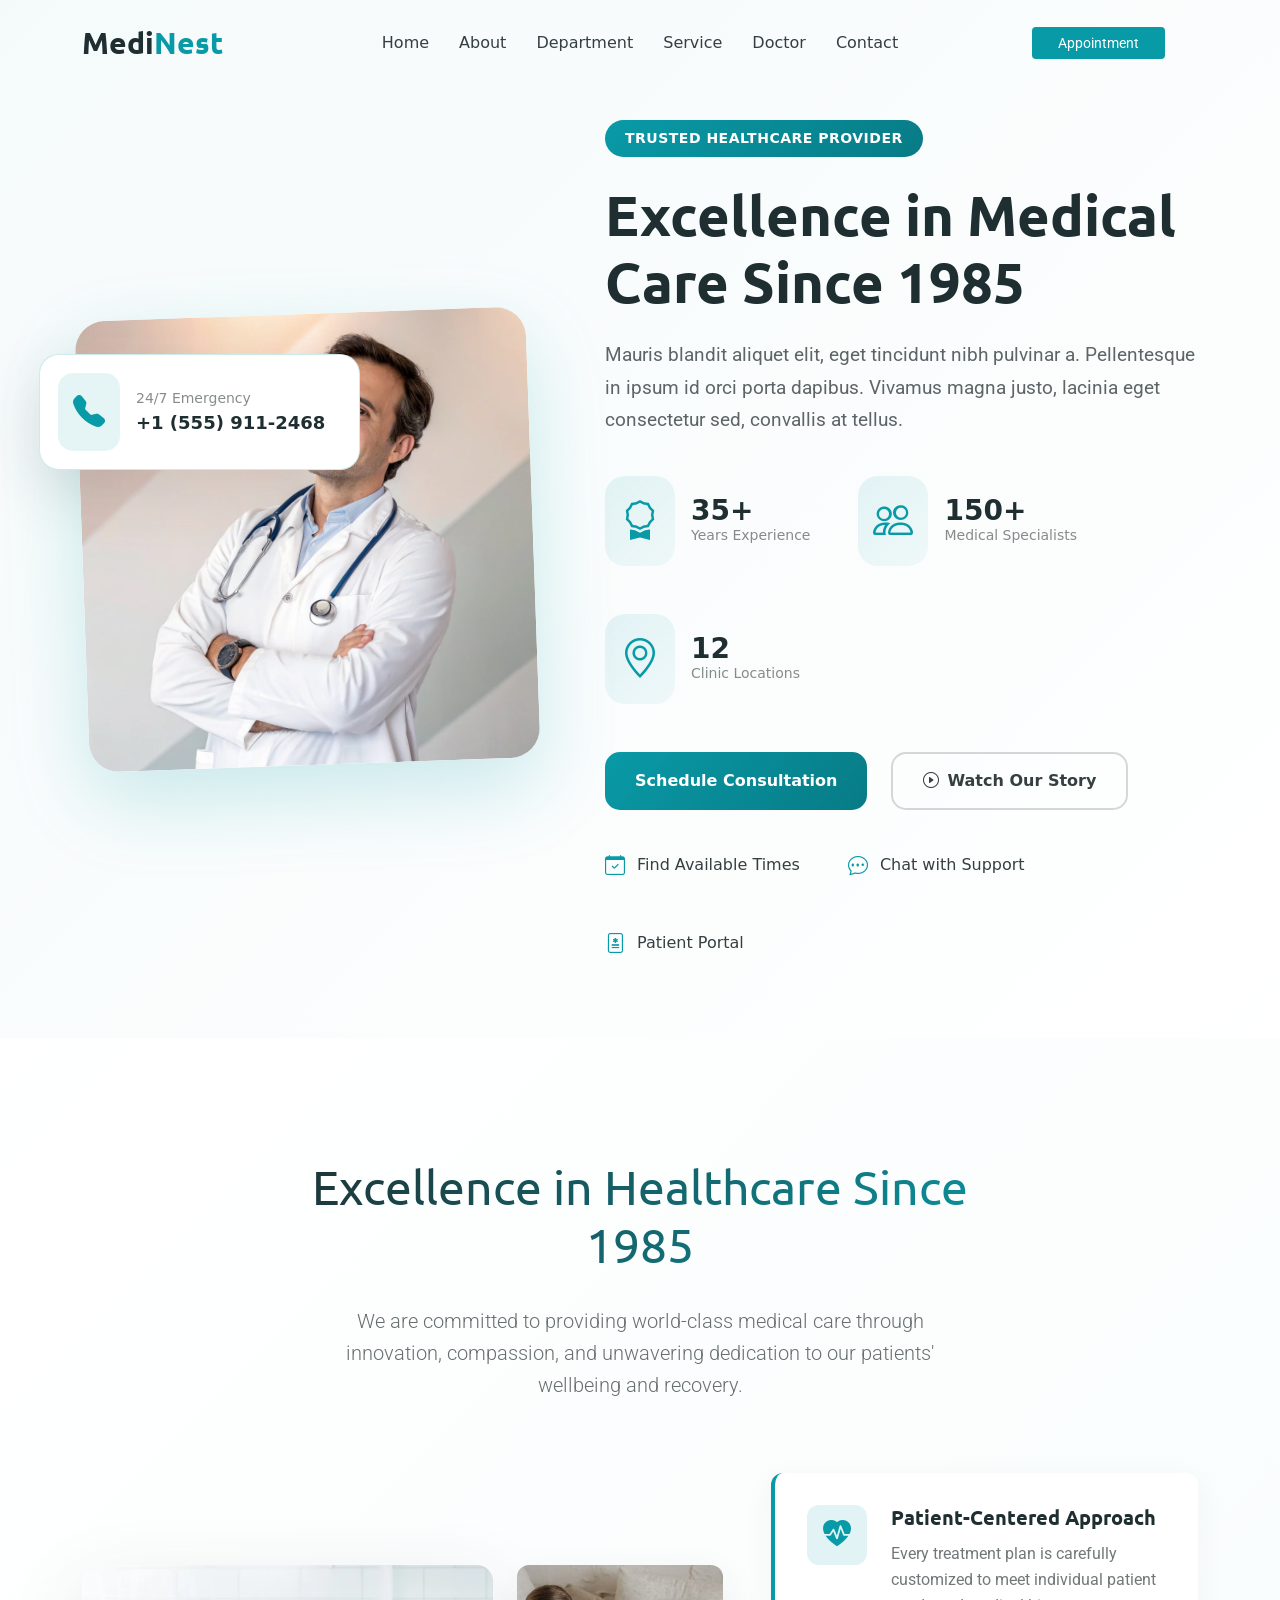
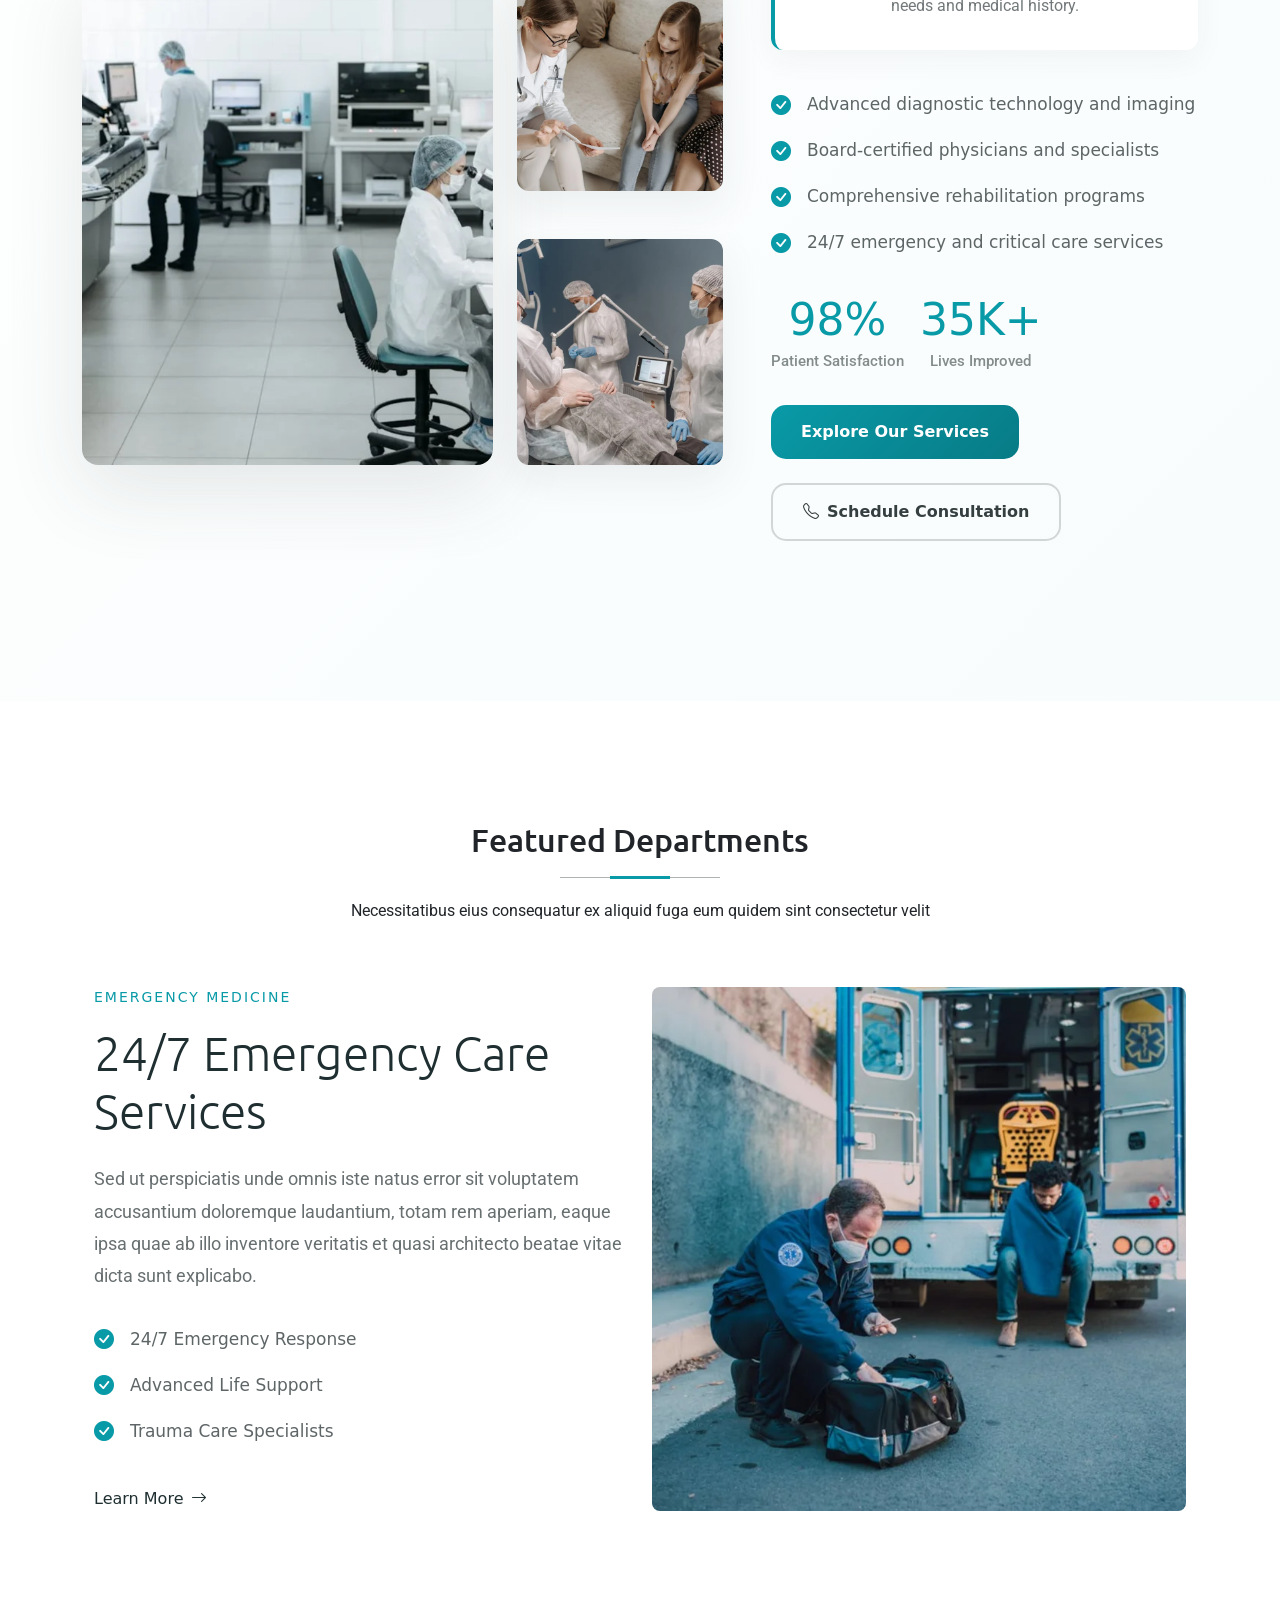
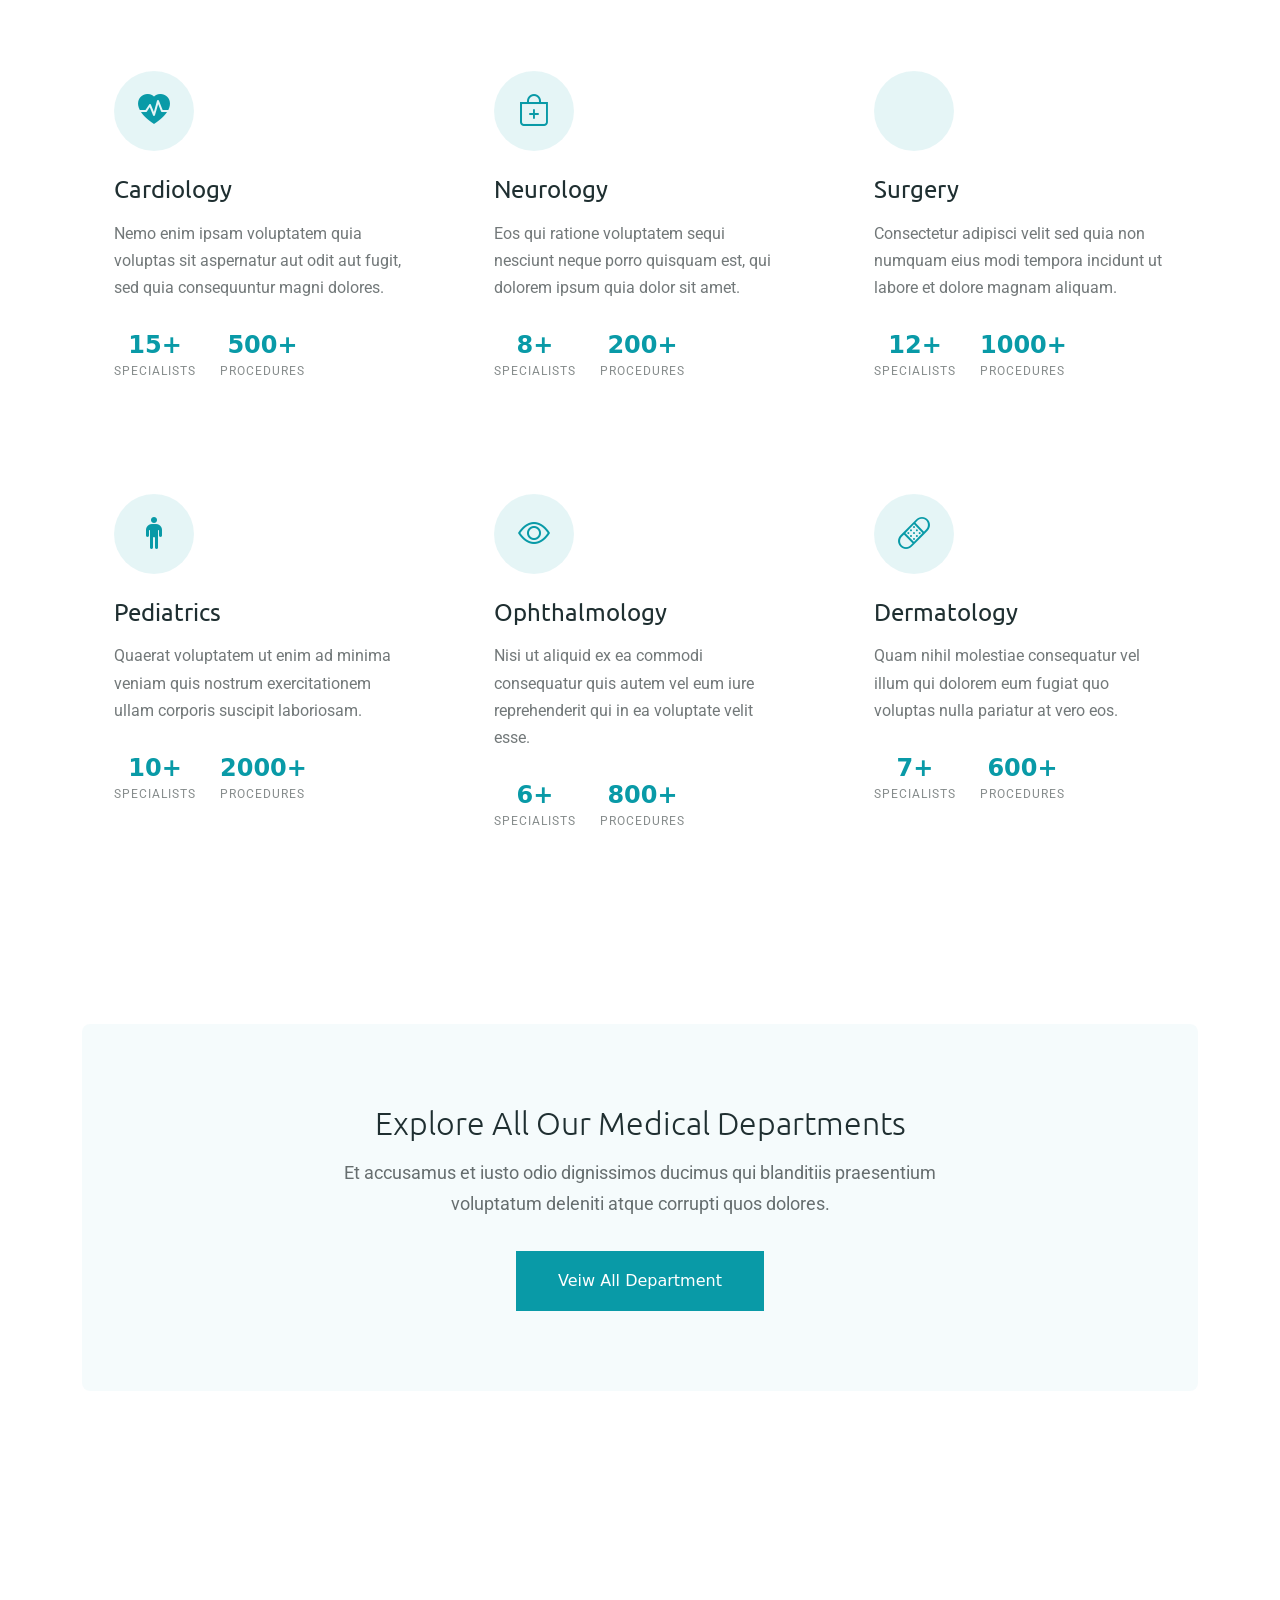
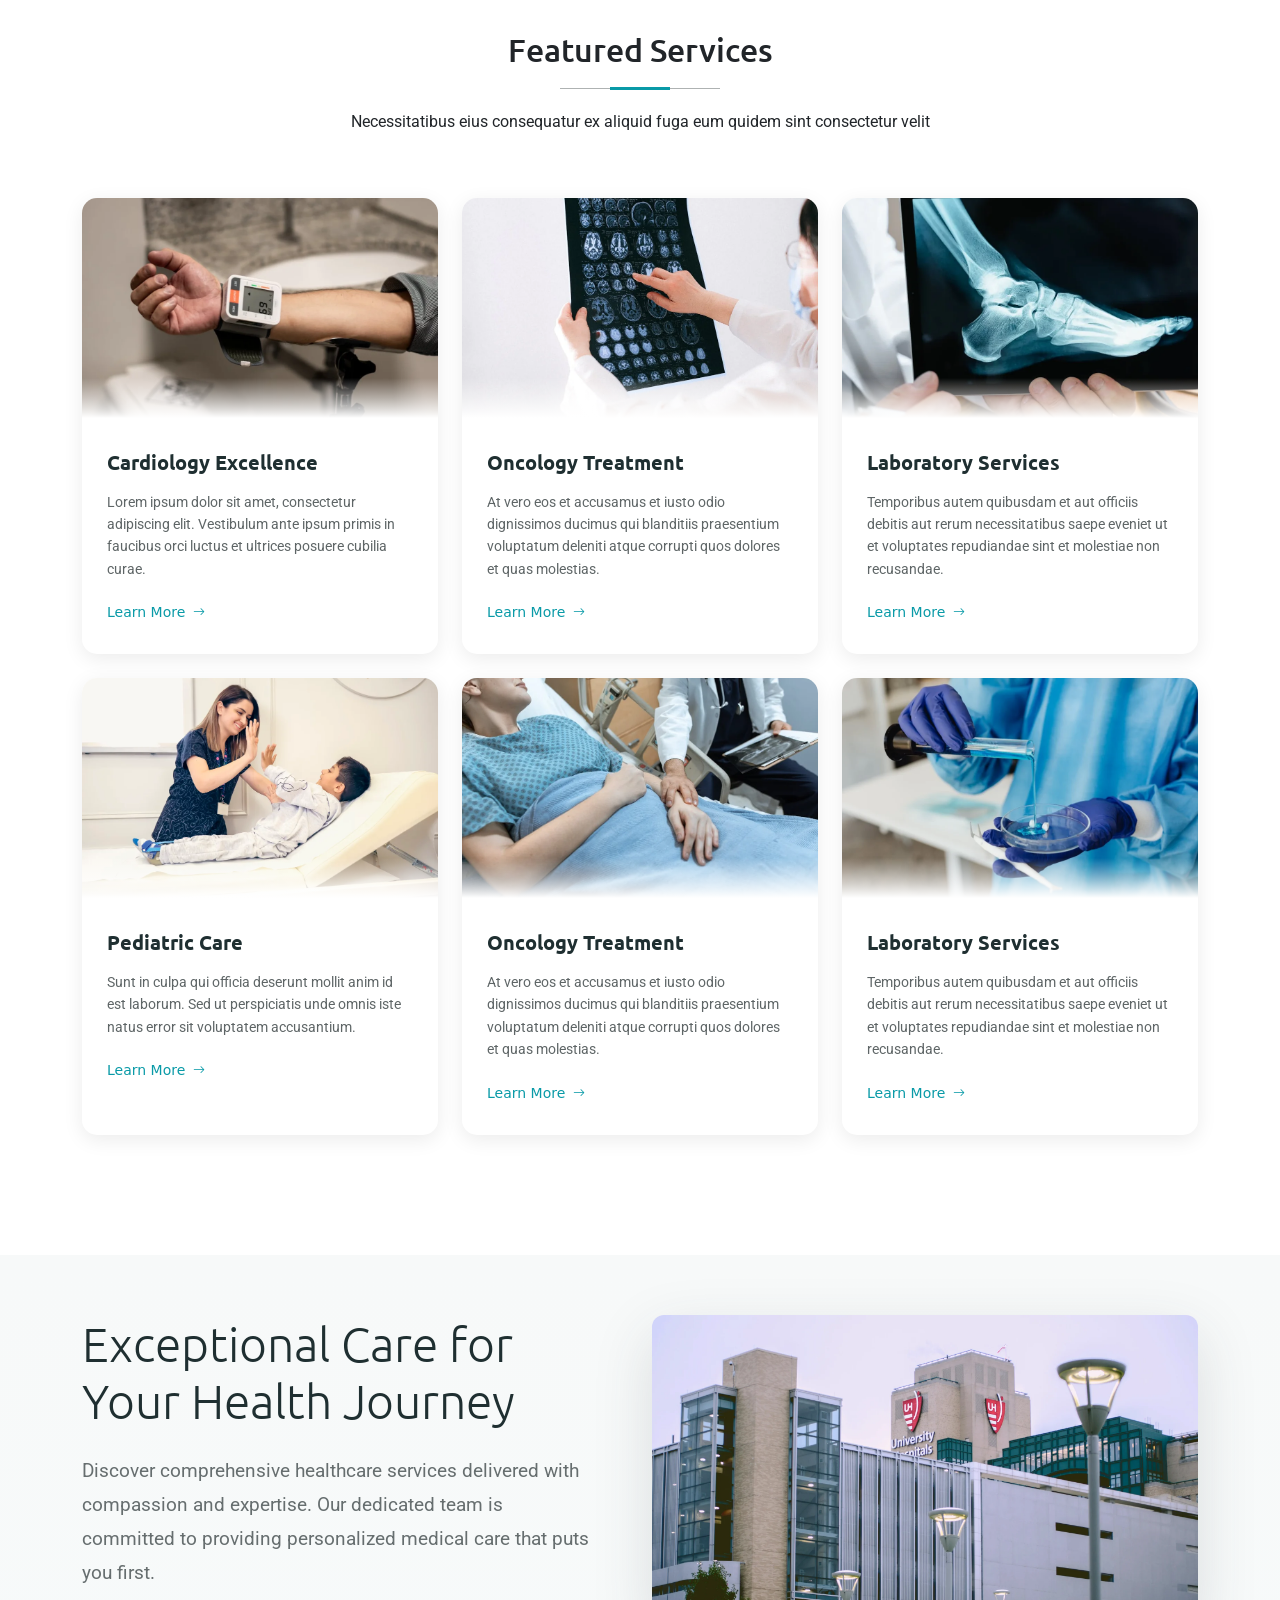
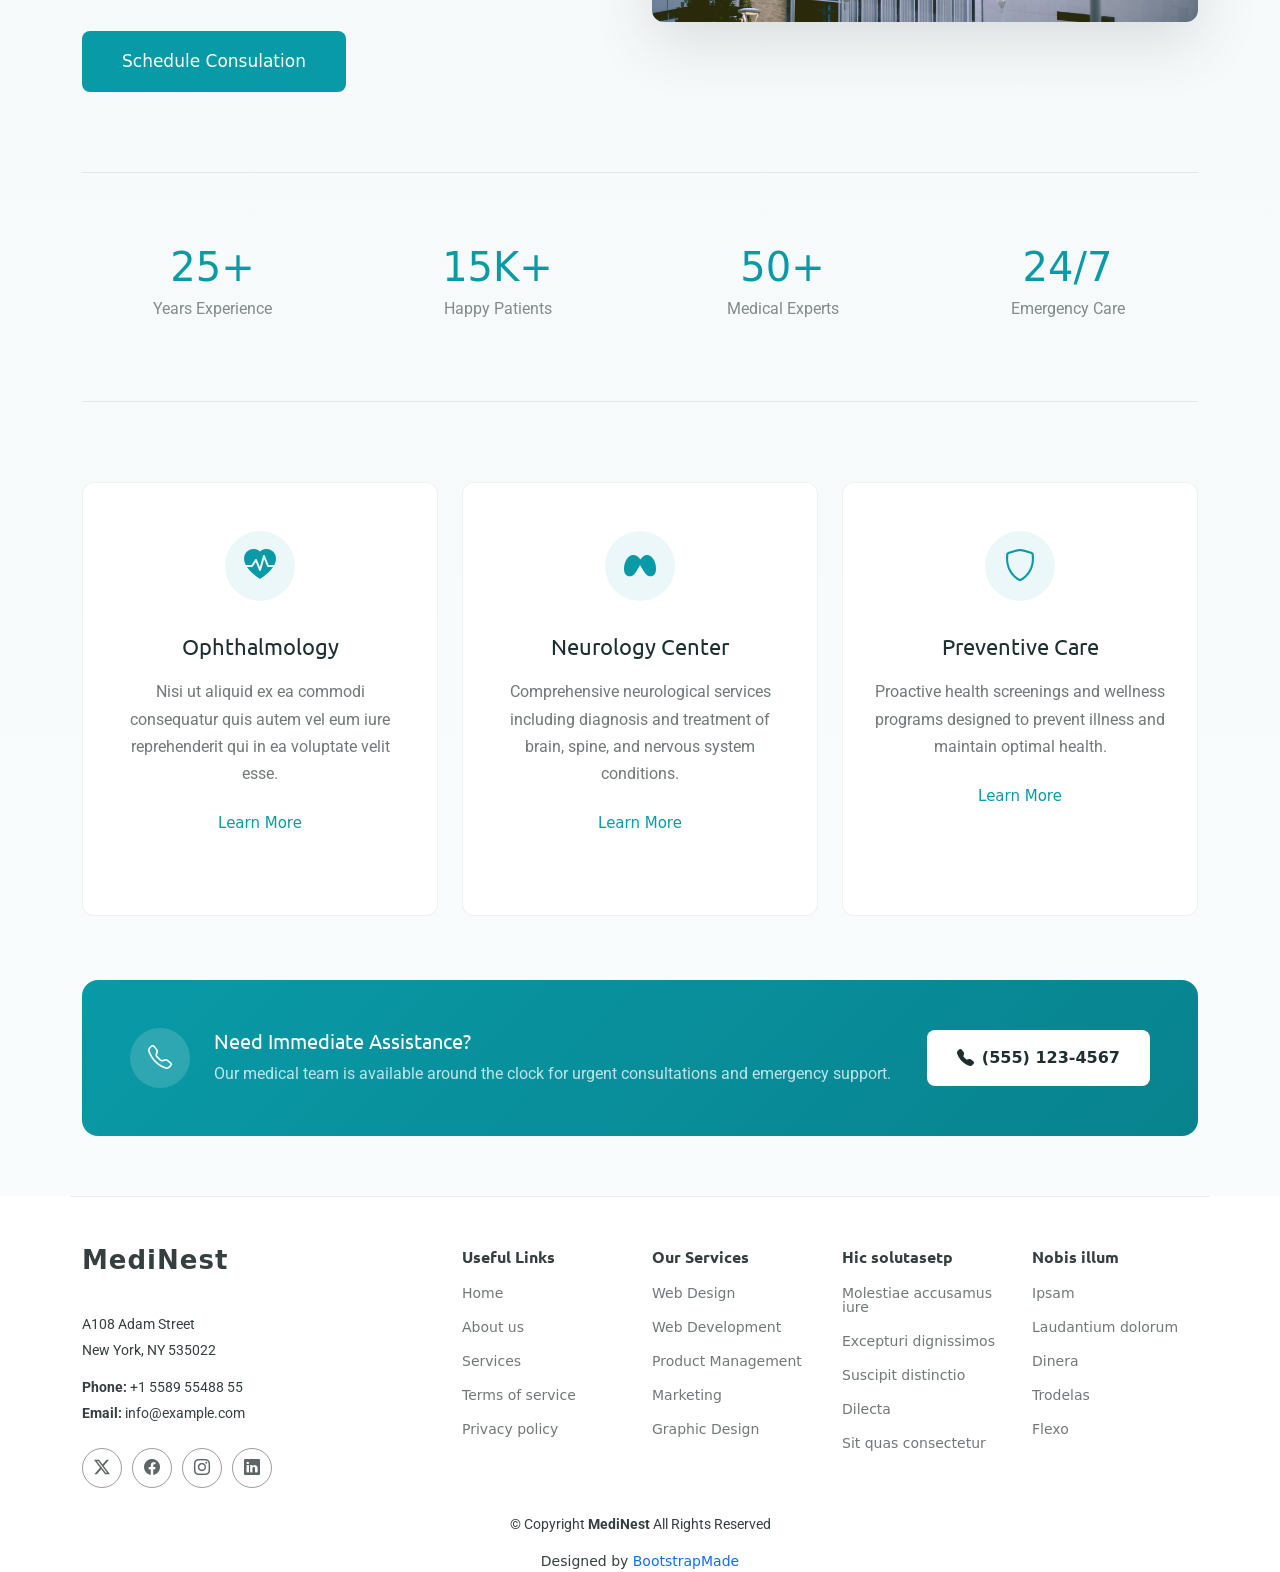
<file: index.html>
<!DOCTYPE html>
<html lang="en">

<head>
    <meta charset="UTF-8">
    <meta name="viewport" content="width=device-width, initial-scale=1.0">
    <title>Medinest</title>
    <link href="https://cdn.jsdelivr.net/npm/bootstrap@5.2.3/dist/css/bootstrap.min.css" rel="stylesheet"
        integrity="sha384-rbsA2VBKQhggwzxH7pPCaAqO46MgnOM80zW1RWuH61DGLwZJEdK2Kadq2F9CUG65" crossorigin="anonymous">
    <link rel="stylesheet" href="https://cdn.jsdelivr.net/npm/bootstrap-icons@1.13.1/font/bootstrap-icons.min.css">
    <link rel="stylesheet" href="https://unpkg.com/aos@2.3.1/dist/aos.css" />
    <link rel="stylesheet" href="css/responsive.css">
    <link rel="stylesheet" href="css/style.css">
</head>

<body>

    <!-- Header Section Start -->
    <header id="topHeader">
        <div class="container">
            <div class="row align-items-center">
                <div class="col-lg-2 col-md-6 col-sm-6 col-4">
                    <div class="medi-logo">
                        <h2>Medi<span>Nest</span></h2>
                    </div>
                </div>
                <!-- Toggle Button -->
                <div class="col-lg-8 col-md-2 col-sm-2 col-3">
                    <div class="col-md-6 col-6 d-lg-none text-end">
                        <div class="menu-toggle" id="menuToggle">
                            <i class="bi bi-list"></i>
                        </div>
                    </div>
                    <div class="navbar justify-content-center">
                        <nav>
                            <ul class="d-flex">
                                <li class="active"><a href="index.html">Home</a></li>
                                <li><a href="about.html">About</a></li>
                                <li><a href="#">Department</a></li>
                                <li><a href="#">Service</a></li>
                                <li><a href="#">Doctor</a></li>
                                <li><a href="#">Contact</a></li>
                            </ul>
                        </nav>
                    </div>
                </div>
                <div class="col-lg-2 col-md-4 col-sm-4 col-5">
                    <div class="top-btn">
                        <a href="#">Appointment</a>
                    </div>
                </div>
            </div>
        </div>
    </header>
    <!-- Header Section Start -->

    <!-- Banner Section Start -->
    <section id="mediBanner">
        <div class="container">
            <div class="row align-items-center">
                <div class="col-lg-5" data-aos="fade-right" data-aos-delay="100">
                    <div class="bnr-img">
                        <img src="images/staff-8.webp" alt="Staff">
                        <div class="bnr-img-card">
                            <div class="bnr-card-content pos-card d-flex align-items-center">
                                <i class="bi bi-telephone-fill"></i>
                                <div class="card-text d-flex flex-column px-3">
                                    <span>24/7 Emergency</span>
                                    <span>+1 (555) 911-2468</span>
                                </div>
                            </div>
                        </div>
                    </div>
                </div>
                <div class="col-lg-7" data-aos="fade-left" data-aos-delay="100">
                    <div class="bnr-content ps-lg-5 ps-md-0">
                        <div class="bnr-badge">
                            <span>Trusted Healthcare Provider</span>
                        </div>
                        <h1>Excellence in Medical Care Since 1985</h1>
                        <p>Mauris blandit aliquet elit, eget tincidunt nibh pulvinar a. Pellentesque in ipsum id orci
                            porta dapibus. Vivamus magna justo, lacinia eget consectetur sed, convallis at tellus.</p>
                        <div class="bnr-starts">
                            <div class="start-group d-flex flex-wrap gap-5 align-items-center justify-content-sm-center justify-content-lg-start justify-content-center">
                                <div class="start-items d-flex align-items-center gap-3">
                                    <i class="bi bi-award"></i>
                                    <div class="start-text d-flex flex-column">
                                        <span>35+</span>
                                        <span>Years Experience</span>
                                    </div>
                                </div>
                                <div class="start-items d-flex align-items-center gap-3">
                                    <i class="bi bi-people"></i>
                                    <div class="start-text d-flex flex-column">
                                        <span>150+</span>
                                        <span>Medical Specialists</span>
                                    </div>
                                </div>
                                <div class="start-items d-flex align-items-center gap-3">
                                    <i class="bi bi-geo-alt"></i>
                                    <div class="start-text d-flex flex-column">
                                        <span>12</span>
                                        <span>Clinic Locations</span>
                                    </div>
                                </div>
                            </div>
                        </div>
                        <div class="cta-group">
                            <div class="cta-btns d-flex flex-wrap gap-4 justify-content-sm-center justify-content-lg-start justify-content-center">
                                <a href="#">Schedule Consultation</a>
                                <a href="#">
                                    <i class="bi bi-play-circle"></i>
                                    Watch Our Story
                                </a>
                            </div>
                            <div class="quick-items d-flex flex-wrap gap-5 justify-content-sm-center justify-content-lg-start justify-content-center ">
                                <a href="#">
                                    <i class="bi bi-calendar-check"></i>
                                    <span>Find Available Times</span>
                                </a>
                                <a href="#">
                                    <i class="bi bi-chat-dots"></i>
                                    <span>Chat with Support</span>
                                </a>
                                <a href="#">
                                    <i class="bi bi-file-medical"></i>
                                    <span>Patient Portal</span>
                                </a>
                            </div>
                        </div>
                    </div>
                </div>
            </div>
        </div>
    </section>
    <!-- Banner Section End -->

    <!-- About Section Start -->
    <section id="aboutSection" class="sec-pad">
        <div class="container">
            <div class="row">
                <div class="col-lg-8 mx-auto text-center mb-5 about-top-content" data-aos="fade-up"
                    data-aos-delay="100">
                    <h2>Excellence in Healthcare Since 1985</h2>
                    <p>We are committed to providing world-class medical care through innovation, compassion, and
                        unwavering dedication to our patients' wellbeing and recovery.</p>
                </div>
            </div>
            <div class="row align-items-center">
                <div class="col-lg-7" data-aos="fade-right" data-aos-delay="100">
                    <div class="about-image-grid">
                        <div class="primary-image">
                            <img src="images/facilities-6.webp" alt="Faciliteis">
                        </div>
                        <div class="secondary-image d-flex flex-column gap-5">
                            <div class="small-image">
                                <img src="images/consultation-3.webp" alt="Consultation">
                            </div>
                            <div class="small-image">
                                <img src="images/surgery-2.webp" alt="Consultation">
                            </div>
                        </div>
                    </div>
                </div>
                <div class="col-lg-5" data-aos="fade-left" data-aos-delay="100">
                    <div class="about-content ps-lg-4 ps-md-0 pt-md-4 pt-sm-3 pt-3">
                        <div class="content-items">
                            <div class="about-content-box">
                                <div class="content-box-icon">
                                    <i class="bi bi-heart-pulse-fill"></i>
                                </div>
                                <div class="content-box-content">
                                    <h4>Patient-Centered Approach</h4>
                                    <p>Every treatment plan is carefully customized to meet individual patient needs and
                                        medical history.</p>
                                </div>
                            </div>
                            <div class="feature-list">
                                <div class="feature-item d-flex align-items-center gap-3 mb-3">
                                    <div class="feature-icon">
                                        <i class="bi bi-check-circle-fill"></i>
                                    </div>
                                    <span>Advanced diagnostic technology and imaging</span>
                                </div>
                                <div class="feature-item d-flex align-items-center gap-3 mb-3">
                                    <div class="feature-icon">
                                        <i class="bi bi-check-circle-fill"></i>
                                    </div>
                                    <span>Board-certified physicians and specialists</span>
                                </div>
                                <div class="feature-item d-flex align-items-center gap-3 mb-3">
                                    <div class="feature-icon">
                                        <i class="bi bi-check-circle-fill"></i>
                                    </div>
                                    <span>Comprehensive rehabilitation programs</span>
                                </div>
                                <div class="feature-item d-flex align-items-center gap-3 mb-3">
                                    <div class="feature-icon">
                                        <i class="bi bi-check-circle-fill"></i>
                                    </div>
                                    <span>24/7 emergency and critical care services</span>
                                </div>
                            </div>
                            <div class="metric-row d-flex align-items-center gap-3 mb-3">
                                <div class="metric-number d-flex flex-column text-center">
                                    <span>98%</span>
                                    <p>Patient Satisfaction</p>
                                </div>
                                <div class="metric-number d-flex flex-column text-center">
                                    <span>35K+</span>
                                    <p>Lives Improved</p>
                                </div>
                            </div>
                            <div class="cta-btns d-flex flex-wrap gap-4">
                                <a href="#">Explore Our Services</a>
                                <a href="#">
                                    <i class="bi bi-telephone"></i>
                                    Schedule Consultation
                                </a>
                            </div>
                        </div>
                    </div>
                </div>
            </div>
        </div>
    </section>
    <!-- About Section End -->

    <!-- Feature Section Start -->

    <section id="featureSection" class="sec-pad">
        <div class="container">
            <div class="row">
                <div class="feature-top-content text-center pb-5" data-aos="fade-up" data-aos-delay="100">
                    <h2>Featured Departments</h2>
                    <p>Necessitatibus eius consequatur ex aliquid fuga eum quidem sint consectetur velit</p>
                </div>
            </div>
            <div class="depart-width">
                <div class="row depart-row">
                    <div class="col-lg-6" data-aos="fade-right" data-aos-delay="100">
                        <div class="department-group">
                            <div class="emergency">Emergency Medicine</div>
                            <h2>24/7 Emergency Care Services</h2>
                            <p>Sed ut perspiciatis unde omnis iste natus error sit voluptatem accusantium doloremque
                                laudantium, totam rem aperiam, eaque ipsa quae ab illo inventore veritatis et quasi
                                architecto beatae vitae dicta sunt explicabo.</p>
                            <div class="feature-list">
                                <div class="feature-item d-flex align-items-center gap-3 mb-3">
                                    <div class="feature-icon">
                                        <i class="bi bi-check-circle-fill"></i>
                                    </div>
                                    <span>24/7 Emergency Response</span>
                                </div>
                                <div class="feature-item d-flex align-items-center gap-3 mb-3">
                                    <div class="feature-icon">
                                        <i class="bi bi-check-circle-fill"></i>
                                    </div>
                                    <span>Advanced Life Support</span>
                                </div>
                                <div class="feature-item d-flex align-items-center gap-3 mb-3">
                                    <div class="feature-icon">
                                        <i class="bi bi-check-circle-fill"></i>
                                    </div>
                                    <span>Trauma Care Specialists</span>
                                </div>
                            </div>
                            <a href="#">
                                Learn More
                                <i class="bi bi-arrow-right"></i>
                            </a>
                        </div>
                    </div>
                    <div class="col-lg-6" data-aos="fade-down" data-aos-delay="100">
                        <div class="department-image mt-lg-0 mt-md-4 mt-sm-3 mt-3">
                            <img src="images/emergency-3.webp" alt="Emergency">
                        </div>
                    </div>
                </div>
                <div class="derpatment-card-grid depart-row">
                    <div class="row">
                        <div class="col-lg-4 col-md-6 col-sm-6 col-12" data-aos="fade-up" data-aos-delay="100">
                            <div class="depart-card">
                                <div class="depart-card-icon">
                                    <i class="bi bi-heart-pulse-fill"></i>
                                </div>
                                <div class="depart-card-content">
                                    <h3>Cardiology</h3>
                                    <p>Nemo enim ipsam voluptatem quia voluptas sit aspernatur aut odit aut fugit, sed
                                        quia consequuntur magni dolores.</p>
                                    <div class="depart-card-stats d-flex align-items-center gap-4">
                                        <div class="depart-stat-items">
                                            <span>15+</span>
                                            <p>Specialists</p>
                                        </div>
                                        <div class="depart-stat-items">
                                            <span>500+</span>
                                            <p>Procedures</p>
                                        </div>
                                    </div>
                                </div>
                            </div>
                        </div>
                        <div class="col-lg-4 col-md-6 col-sm-6 col-12" data-aos="fade-up" data-aos-delay="100">
                            <div class="depart-card">
                                <div class="depart-card-icon">
                                    <i class="bi bi-bag-plus"></i>
                                </div>
                                <div class="depart-card-content">
                                    <h3>Neurology</h3>
                                    <p>Eos qui ratione voluptatem sequi nesciunt neque porro quisquam est, qui dolorem
                                        ipsum quia dolor sit amet.</p>
                                    <div class="depart-card-stats d-flex align-items-center gap-4">
                                        <div class="depart-stat-items">
                                            <span>8+</span>
                                            <p>Specialists</p>
                                        </div>
                                        <div class="depart-stat-items">
                                            <span>200+</span>
                                            <p>Procedures</p>
                                        </div>
                                    </div>
                                </div>
                            </div>
                        </div>
                        <div class="col-lg-4 col-md-6 col-sm-6 col-12" data-aos="fade-up" data-aos-delay="100">
                            <div class="depart-card">
                                <div class="depart-card-icon">
                                    <i class="bi bi-fork-knife"></i>
                                </div>
                                <div class="depart-card-content">
                                    <h3>Surgery</h3>
                                    <p>Consectetur adipisci velit sed quia non numquam eius modi tempora incidunt ut
                                        labore et dolore magnam aliquam.</p>
                                    <div class="depart-card-stats d-flex align-items-center gap-4">
                                        <div class="depart-stat-items">
                                            <span>12+</span>
                                            <p>Specialists</p>
                                        </div>
                                        <div class="depart-stat-items">
                                            <span>1000+</span>
                                            <p>Procedures</p>
                                        </div>
                                    </div>
                                </div>
                            </div>
                        </div>
                        <div class="col-lg-4 col-md-6 col-sm-6 col-12" data-aos="fade-up" data-aos-delay="100">
                            <div class="depart-card">
                                <div class="depart-card-icon">
                                    <i class="bi bi-person-standing"></i>
                                </div>
                                <div class="depart-card-content">
                                    <h3>Pediatrics</h3>
                                    <p>Quaerat voluptatem ut enim ad minima veniam quis nostrum exercitationem ullam
                                        corporis suscipit laboriosam.</p>
                                    <div class="depart-card-stats d-flex align-items-center gap-4">
                                        <div class="depart-stat-items">
                                            <span>10+</span>
                                            <p>Specialists</p>
                                        </div>
                                        <div class="depart-stat-items">
                                            <span>2000+</span>
                                            <p>Procedures</p>
                                        </div>
                                    </div>
                                </div>
                            </div>
                        </div>
                        <div class="col-lg-4 col-md-6 col-sm-6 col-12" data-aos="fade-up" data-aos-delay="100">
                            <div class="depart-card">
                                <div class="depart-card-icon">
                                    <i class="bi bi-eye"></i>
                                </div>
                                <div class="depart-card-content">
                                    <h3>Ophthalmology</h3>
                                    <p>Nisi ut aliquid ex ea commodi consequatur quis autem vel eum iure reprehenderit
                                        qui in ea voluptate velit esse.</p>
                                    <div class="depart-card-stats d-flex align-items-center gap-4">
                                        <div class="depart-stat-items">
                                            <span>6+</span>
                                            <p>Specialists</p>
                                        </div>
                                        <div class="depart-stat-items">
                                            <span>800+</span>
                                            <p>Procedures</p>
                                        </div>
                                    </div>
                                </div>
                            </div>
                        </div>
                        <div class="col-lg-4 col-md-6 col-sm-6 col-12" data-aos="fade-up" data-aos-delay="100">
                            <div class="depart-card">
                                <div class="depart-card-icon">
                                    <i class="bi bi-bandaid"></i>
                                </div>
                                <div class="depart-card-content">
                                    <h3>Dermatology</h3>
                                    <p>Quam nihil molestiae consequatur vel illum qui dolorem eum fugiat quo voluptas
                                        nulla pariatur at vero eos.</p>
                                    <div class="depart-card-stats d-flex align-items-center gap-4">
                                        <div class="depart-stat-items">
                                            <span>7+</span>
                                            <p>Specialists</p>
                                        </div>
                                        <div class="depart-stat-items">
                                            <span>600+</span>
                                            <p>Procedures</p>
                                        </div>
                                    </div>
                                </div>
                            </div>
                        </div>
                    </div>
                </div>
                <div class="depart-cta" data-aos="fade-up" data-aos-delay="100">
                    <div class="depart-cta-content">
                        <h3>Explore All Our Medical Departments</h3>
                        <p>Et accusamus et iusto odio dignissimos ducimus qui blanditiis praesentium voluptatum deleniti
                            atque corrupti quos dolores.</p>
                        <a href="#">Veiw All Department</a>
                    </div>
                </div>
            </div>
        </div>
    </section>

    <!-- Feature Section End -->
    <!-- Service Section Start -->
    <section id="serviceSection" class="sec-pad">
        <div class="container">
            <div class="row">
                <div class="feature-top-content text-center pb-5" data-aos="fade-up" data-aos-delay="100">
                    <h2>Featured Services</h2>
                    <p>Necessitatibus eius consequatur ex aliquid fuga eum quidem sint consectetur velit</p>
                </div>
            </div>
            <div class="row gy-4">
                <div class="col-lg-4 col-md-6 col-sm-6 col-12" data-aos="fade-up" data-aos-delay="100">
                    <div class="service-card">
                        <div class="service-image">
                            <img src="images/cardiology-2.webp" alt="Cardiology">
                        </div>
                        <div class="service-content">
                            <h3>Cardiology Excellence</h3>
                            <p>Lorem ipsum dolor sit amet, consectetur adipiscing elit. Vestibulum ante ipsum primis in
                                faucibus orci luctus et ultrices posuere cubilia curae.</p>
                            <a href="#">
                                Learn More
                                <i class="bi bi-arrow-right"></i>
                            </a>
                        </div>
                    </div>
                </div>
                <div class="col-lg-4 col-md-6 col-sm-6 col-12" data-aos="fade-up" data-aos-delay="100">
                    <div class="service-card">
                        <div class="service-image">
                            <img src="images/neurology-3.webp" alt="Oncology">
                        </div>
                        <div class="service-content">
                            <h3>Oncology Treatment</h3>
                            <p>At vero eos et accusamus et iusto odio dignissimos ducimus qui blanditiis praesentium
                                voluptatum deleniti atque corrupti quos dolores et quas molestias.</p>
                            <a href="#">
                                Learn More
                                <i class="bi bi-arrow-right"></i>
                            </a>
                        </div>
                    </div>
                </div>
                <div class="col-lg-4 col-md-6 col-sm-6 col-12" data-aos="fade-up" data-aos-delay="100">
                    <div class="service-card">
                        <div class="service-image">
                            <img src="images/orthopedics-1.webp" alt="Cardiology">
                        </div>
                        <div class="service-content">
                            <h3>Laboratory Services</h3>
                            <p>Temporibus autem quibusdam et aut officiis debitis aut rerum necessitatibus saepe eveniet
                                ut et voluptates repudiandae sint et molestiae non recusandae.</p>
                            <a href="#">
                                Learn More
                                <i class="bi bi-arrow-right"></i>
                            </a>
                        </div>
                    </div>
                </div>
                <div class="col-lg-4 col-md-6 col-sm-6 col-12" data-aos="fade-up" data-aos-delay="100">
                    <div class="service-card">
                        <div class="service-image">
                            <img src="images/pediatrics-4.webp" alt="Cardiology">
                        </div>
                        <div class="service-content">
                            <h3>Pediatric Care</h3>
                            <p>Sunt in culpa qui officia deserunt mollit anim id est laborum. Sed ut perspiciatis unde
                                omnis iste natus error sit voluptatem accusantium.</p>
                            <a href="#">
                                Learn More
                                <i class="bi bi-arrow-right"></i>
                            </a>
                        </div>
                    </div>
                </div>
                <div class="col-lg-4 col-md-6 col-sm-6 col-12" data-aos="fade-up" data-aos-delay="100">
                    <div class="service-card">
                        <div class="service-image">
                            <img src="images/oncology-2.webp" alt="Cardiology">
                        </div>
                        <div class="service-content">
                            <h3>Oncology Treatment</h3>
                            <p>At vero eos et accusamus et iusto odio dignissimos ducimus qui blanditiis praesentium
                                voluptatum deleniti atque corrupti quos dolores et quas molestias.</p>
                            <a href="#">
                                Learn More
                                <i class="bi bi-arrow-right"></i>
                            </a>
                        </div>
                    </div>
                </div>
                <div class="col-lg-4 col-md-6 col-sm-6 col-12" data-aos="fade-up" data-aos-delay="100">
                    <div class="service-card">
                        <div class="service-image">
                            <img src="images/laboratory-3.webp" alt="Cardiology">
                        </div>
                        <div class="service-content">
                            <h3>Laboratory Services</h3>
                            <p>Temporibus autem quibusdam et aut officiis debitis aut rerum necessitatibus saepe eveniet
                                ut et voluptates repudiandae sint et molestiae non recusandae.</p>
                            <a href="#">
                                Learn More
                                <i class="bi bi-arrow-right"></i>
                            </a>
                        </div>
                    </div>
                </div>
            </div>
        </div>
    </section>
    <!-- Service Section End -->

    <!-- Call to Action Section Start -->
    <section id="callToAction" class="sec-pad">
        <div class="container">
            <div class="call-action-group">
                <div class="row">
                    <div class="col-lg-6">
                        <div class="call-action-content text-lg-start text-md-center text-center">
                            <h2>Exceptional Care for Your Health Journey</h2>
                            <p>Discover comprehensive healthcare services delivered with compassion and expertise. Our
                                dedicated team is committed to providing personalized medical care that puts you first.
                            </p>
                            <div class="call-action-btn gap-3">
                                <a href="#">Schedule Consulation</a>
                            </div>
                        </div>
                    </div>
                    <div class="col-lg-6">
                        <div class="call-to-action-img mt-lg-0 mt-md-4 mt-sm-3 mt-3">
                            <img src="images/showcase-2.webp" alt="Showcase">
                        </div>
                    </div>
                </div>
            </div>
            <div class="call-stat-group">
                <div class="row">
                    <div class="col-lg-3 col-md-6 col-sm-6 col-12">
                        <div class="call-stat-items">
                            <span>25+</span>
                            <p>Years Experience</p>
                        </div>
                    </div>
                    <div class="col-lg-3 col-md-6 col-sm-6 col-12">
                        <div class="call-stat-items">
                            <span>15K+</span>
                            <p>Happy Patients</p>
                        </div>
                    </div>
                    <div class="col-lg-3 col-md-6 col-sm-6 col-12">
                        <div class="call-stat-items">
                            <span>50+</span>
                            <p>Medical Experts</p>
                        </div>
                    </div>
                    <div class="col-lg-3 col-md-6 col-sm-6 col-12">
                        <div class="call-stat-items">
                            <span>24/7</span>
                            <p>Emergency Care</p>
                        </div>
                    </div>
                </div>
            </div>
            <div class="call-card-group">
                <div class="row">
                    <div class="col-lg-4 col-md-6 col-sm-6 col-12" data-aos="fade-up" data-aos-delay="100">
                        <div class="call-card">
                            <div class="call-card-icon">
                                <i class="bi bi-heart-pulse-fill"></i>
                            </div>
                            <div class="call-card-content">
                                <h4>Ophthalmology</h4>
                                <p>Nisi ut aliquid ex ea commodi consequatur quis autem vel eum iure reprehenderit
                                    qui in ea voluptate velit esse.</p>
                                <a href="#">Learn More</a>
                            </div>
                        </div>
                    </div>
                    <div class="col-lg-4 col-md-6 col-sm-6 col-12" data-aos="fade-up" data-aos-delay="100">
                        <div class="call-card">
                            <div class="call-card-icon">
                                <i class="bi bi-meta"></i>
                            </div>
                            <div class="call-card-content">
                                <h4>Neurology Center</h4>
                                <p>Comprehensive neurological services including diagnosis and treatment of brain,
                                    spine, and nervous system conditions.</p>
                                <a href="#">Learn More</a>
                            </div>
                        </div>
                    </div>
                    <div class="col-lg-4 col-md-6 col-sm-6 col-12" data-aos="fade-up" data-aos-delay="100">
                        <div class="call-card">
                            <div class="call-card-icon">
                                <i class="bi bi-shield"></i>
                            </div>
                            <div class="call-card-content">
                                <h4>Preventive Care</h4>
                                <p>Proactive health screenings and wellness programs designed to prevent illness and
                                    maintain optimal health.</p>
                                <a href="#">Learn More</a>
                            </div>
                        </div>
                    </div>
                </div>
            </div>
            <div class="call-contact-banner" data-aos="fade-up" data-aos-delay="100">
                <div class="ct-banner-content d-flex flex-wrap align-items-center justify-content-lg-between justify-content-md-center justify-content-center">
                    <div class="ct-info d-flex align-items-center">
                        <div class="ct-icon">
                            <i class="bi bi-telephone"></i>
                        </div>
                        <div class="ct-text text-lg-start text-md-center">
                            <h5>Need Immediate Assistance?</h5>
                            <p>Our medical team is available around the clock for urgent consultations and emergency
                                support.</p>
                        </div>
                    </div>
                    <div class="ct-action-btn mt-lg-0 mt-md-4 mt-sm-3 mt-3">
                        <a href="#">
                            <i class="bi bi-telephone-fill"></i>
                            (555) 123-4567
                        </a>
                    </div>
                </div>
            </div>
        </div>
    </section>
    <!-- Call to Action Section End -->
    <!-- Footer Section Start -->
    <footer id="footer" class="footer position-relative">

        <div class="container footer-top">
            <div class="row gy-4">
                <div class="col-lg-4 col-md-6 footer-about">
                    <a href="index.html" class="logo d-flex align-items-center">
                        <span class="sitename">MediNest</span>
                    </a>
                    <div class="footer-contact pt-3">
                        <p>A108 Adam Street</p>
                        <p>New York, NY 535022</p>
                        <p class="mt-3"><strong>Phone:</strong> <span>+1 5589 55488 55</span></p>
                        <p><strong>Email:</strong> <span>info@example.com</span></p>
                    </div>
                    <div class="social-links d-flex mt-4">
                        <a href=""><i class="bi bi-twitter-x"></i></a>
                        <a href=""><i class="bi bi-facebook"></i></a>
                        <a href=""><i class="bi bi-instagram"></i></a>
                        <a href=""><i class="bi bi-linkedin"></i></a>
                    </div>
                </div>

                <div class="col-lg-2 col-md-3 footer-links">
                    <h4>Useful Links</h4>
                    <ul>
                        <li><a href="#">Home</a></li>
                        <li><a href="#">About us</a></li>
                        <li><a href="#">Services</a></li>
                        <li><a href="#">Terms of service</a></li>
                        <li><a href="#">Privacy policy</a></li>
                    </ul>
                </div>

                <div class="col-lg-2 col-md-3 footer-links">
                    <h4>Our Services</h4>
                    <ul>
                        <li><a href="#">Web Design</a></li>
                        <li><a href="#">Web Development</a></li>
                        <li><a href="#">Product Management</a></li>
                        <li><a href="#">Marketing</a></li>
                        <li><a href="#">Graphic Design</a></li>
                    </ul>
                </div>

                <div class="col-lg-2 col-md-3 footer-links">
                    <h4>Hic solutasetp</h4>
                    <ul>
                        <li><a href="#">Molestiae accusamus iure</a></li>
                        <li><a href="#">Excepturi dignissimos</a></li>
                        <li><a href="#">Suscipit distinctio</a></li>
                        <li><a href="#">Dilecta</a></li>
                        <li><a href="#">Sit quas consectetur</a></li>
                    </ul>
                </div>

                <div class="col-lg-2 col-md-3 footer-links">
                    <h4>Nobis illum</h4>
                    <ul>
                        <li><a href="#">Ipsam</a></li>
                        <li><a href="#">Laudantium dolorum</a></li>
                        <li><a href="#">Dinera</a></li>
                        <li><a href="#">Trodelas</a></li>
                        <li><a href="#">Flexo</a></li>
                    </ul>
                </div>

            </div>
        </div>

        <div class="container copyright text-center mt-4">
            <p>© <span>Copyright</span> <strong>MediNest</strong>&nbsp;<span>All Rights Reserved</span></p>
            <div class="credits">
                <!-- All the links in the footer should remain intact. -->
                <!-- You can delete the links only if you've purchased the pro version. -->
                <!-- Licensing information: https://bootstrapmade.com/license/ -->
                <!-- Purchase the pro version with working PHP/AJAX contact form: [buy-url] -->
                Designed by <a href="https://bootstrapmade.com/">BootstrapMade</a>
            </div>
        </div>

    </footer>
    <!-- Footer Section End -->

    <script src="https://cdn.jsdelivr.net/npm/bootstrap@5.2.3/dist/js/bootstrap.bundle.min.js"
        integrity="sha384-kenU1KFdBIe4zVF0s0G1M5b4hcpxyD9F7jL+jjXkk+Q2h455rYXK/7HAuoJl+0I4"
        crossorigin="anonymous"></script>
    <script src="https://unpkg.com/aos@2.3.1/dist/aos.js"></script>
    <script src="js/custom.js"></script>
</body>

</html>
</file>
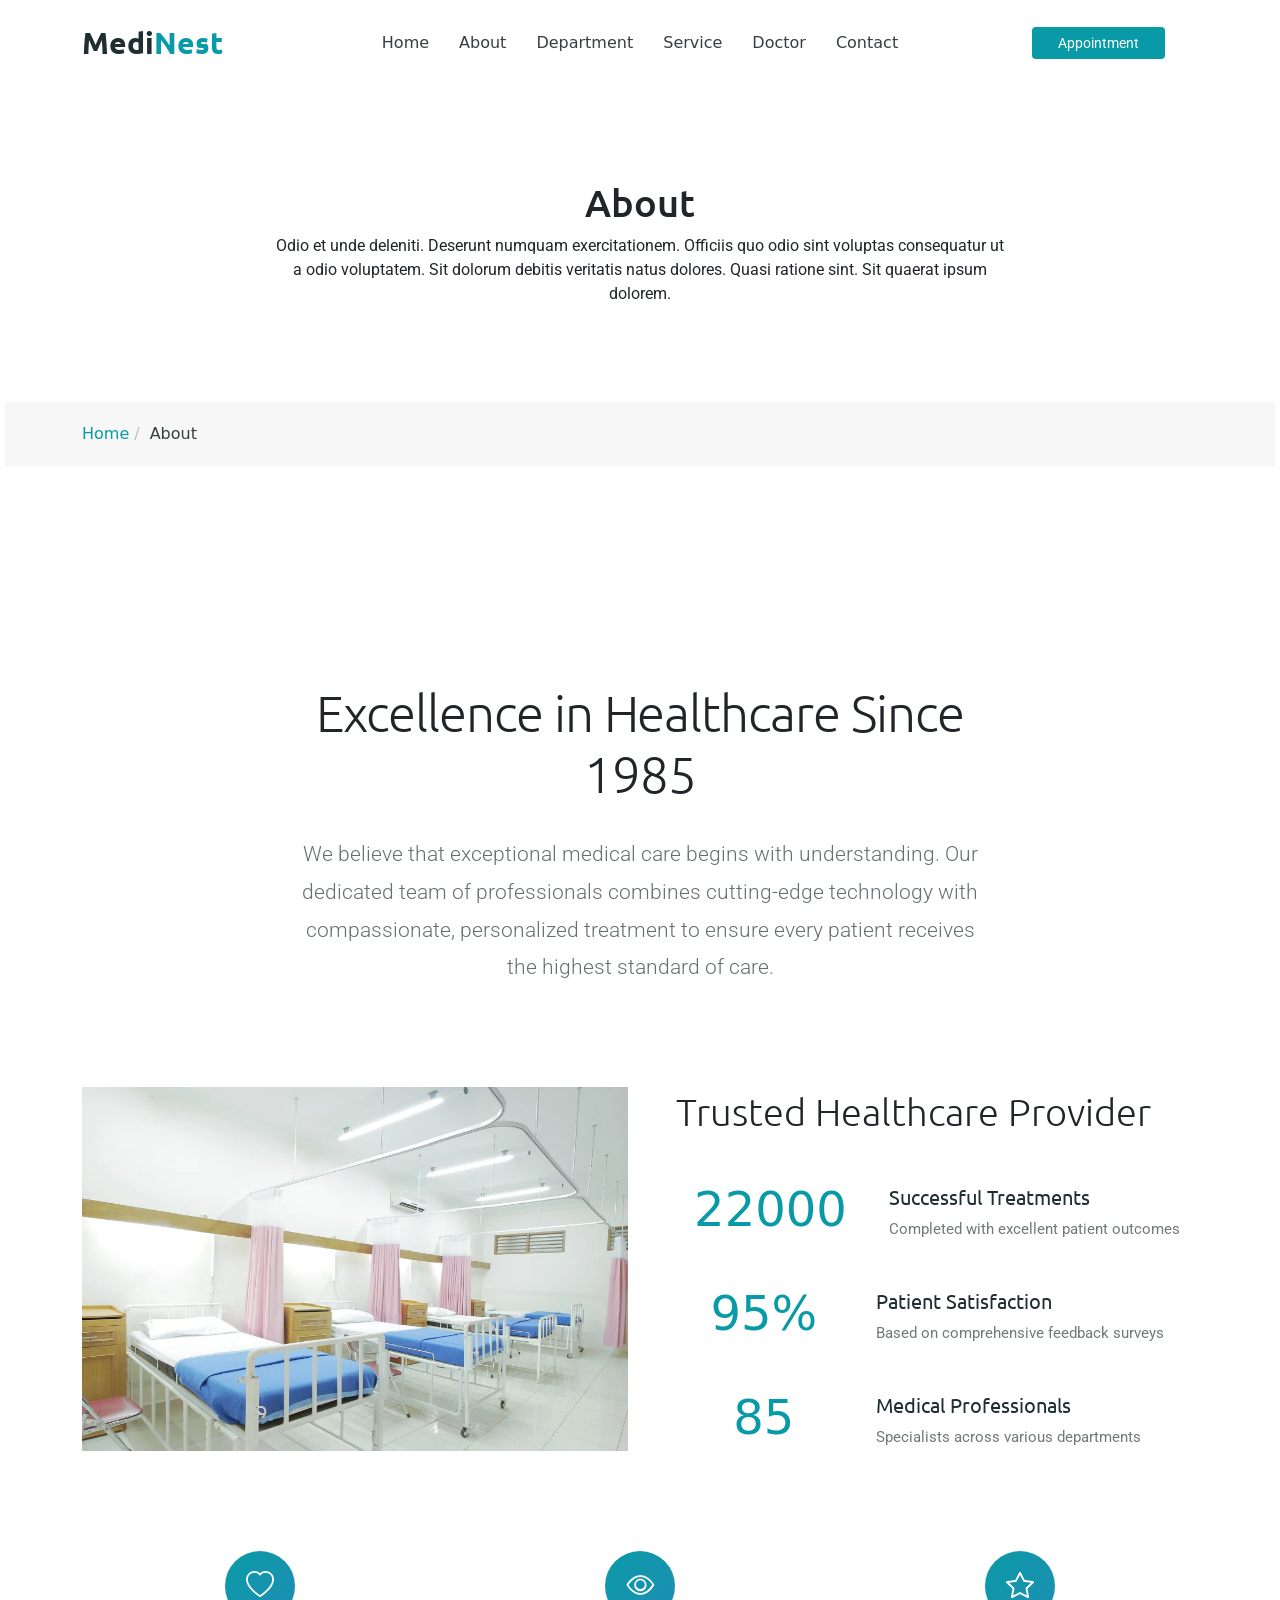
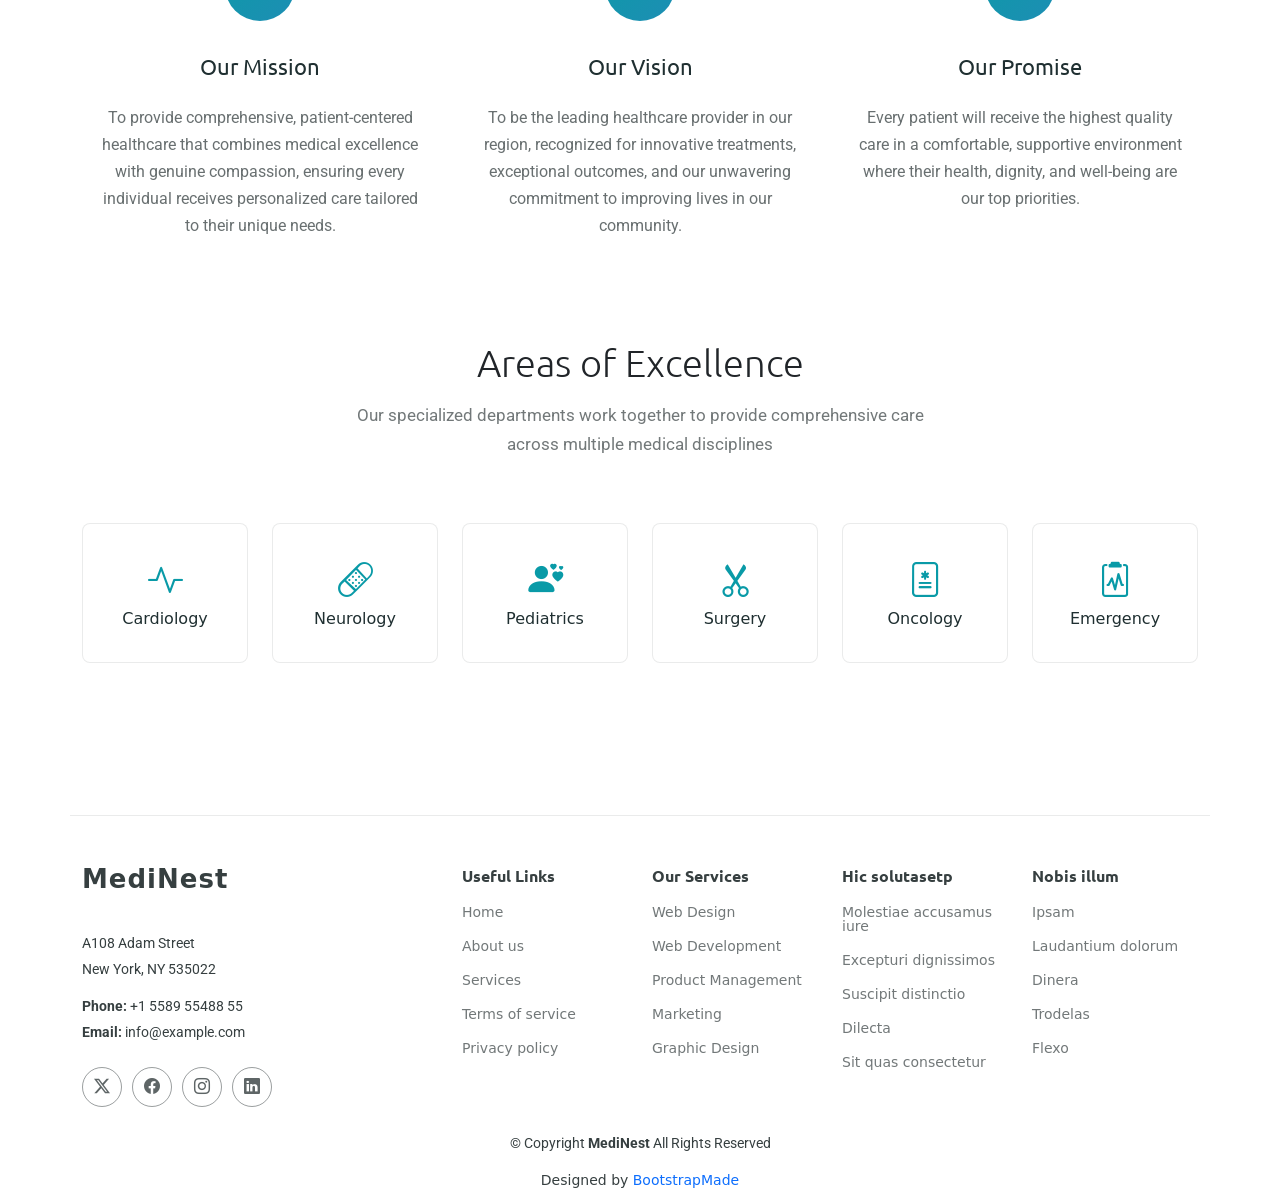
<file: about.html>
<!doctype html>
<html lang="en">
  <head>
    <meta charset="UTF-8" />
    <meta name="viewport" content="width=device-width, initial-scale=1.0" />
    <title>Medinest</title>
    <link
      href="https://cdn.jsdelivr.net/npm/bootstrap@5.2.3/dist/css/bootstrap.min.css"
      rel="stylesheet"
      integrity="sha384-rbsA2VBKQhggwzxH7pPCaAqO46MgnOM80zW1RWuH61DGLwZJEdK2Kadq2F9CUG65"
      crossorigin="anonymous"
    />
    <link
      rel="stylesheet"
      href="https://cdn.jsdelivr.net/npm/bootstrap-icons@1.13.1/font/bootstrap-icons.min.css"
    />
    <link rel="stylesheet" href="https://unpkg.com/aos@2.3.1/dist/aos.css" />
    <link rel="stylesheet" href="css/responsive.css" />
    <link rel="stylesheet" href="css/style.css" />
  </head>

  <body>
    <!-- Header Section Start -->
    <header id="topHeader">
      <div class="container">
        <div class="row align-items-center">
          <div class="col-lg-2 col-md-6 col-sm-6 col-4">
            <div class="medi-logo">
              <h2>Medi<span>Nest</span></h2>
            </div>
          </div>
          <!-- Toggle Button -->
          <div class="col-lg-8 col-md-2 col-sm-2 col-3">
            <div class="col-md-6 col-6 d-lg-none text-end">
              <div class="menu-toggle" id="menuToggle">
                <i class="bi bi-list"></i>
              </div>
            </div>
            <div class="navbar justify-content-center">
              <nav>
                <ul class="d-flex">
                  <li class="active"><a href="index.html">Home</a></li>
                  <li><a href="about.html">About</a></li>
                  <li><a href="#">Department</a></li>
                  <li><a href="#">Service</a></li>
                  <li><a href="#">Doctor</a></li>
                  <li><a href="#">Contact</a></li>
                </ul>
              </nav>
            </div>
          </div>
          <div class="col-lg-2 col-md-4 col-sm-4 col-5">
            <div class="top-btn">
              <a href="#">Appointment</a>
            </div>
          </div>
        </div>
      </div>
    </header>
    <!-- Header Section Start -->

    <!-- Common Sub Page Top Banner Start -->
    <section id="subPageBanner">
      <div class="container">
        <div class="row justify-content-center">
          <div class="col-lg-8">
            <div class="sub-page-banner-content text-center">
              <h1>About</h1>
              <p>
                Odio et unde deleniti. Deserunt numquam exercitationem. Officiis
                quo odio sint voluptas consequatur ut a odio voluptatem. Sit
                dolorum debitis veritatis natus dolores. Quasi ratione sint. Sit
                quaerat ipsum dolorem.
              </p>
            </div>
          </div>
        </div>
      </div>
      <div class="breadcrumb">
        <div class="container">
        <div class="subpage-navbar">
          <nav>
            <ul>
              <li><a href="index.html" class="active">Home</a></li>
              <li><a href="#">About</a></li>
            </ul>
          </nav>
        </div>
      </div>
      </div>
    </section>
    <!-- Common Sub Page Top Banner Start -->

    <section id="aboutPageSection" class="sec-pad">
        <div class="container">
            <div class="row justify-content-center">
                <div class="col-lg-8">
                    <div class="about-top-page-content text-center" data-aos="fade-up" data-aos-delay="100">
                        <h2>Excellence in Healthcare Since 1985</h2>
                        <p>We believe that exceptional medical care begins with understanding. Our dedicated team of professionals combines cutting-edge technology with compassionate, personalized treatment to ensure every patient receives the highest standard of care.</p>
                    </div>
                </div>
            </div>
            <div class="row">
                <div class="col-lg-6">
                    <div class="about-page-image" data-aos="fade-left" data-aos-delay="100">
                        <img src="images/facilities-3.webp" alt="Faciliteis">
                    </div>
                </div>
                <div class="col-lg-6">
                    <div class="about-page-img-content ps-4" data-aos="fade-right" data-aos-delay="100">
                        <h3>Trusted Healthcare Provider</h3>
                        <div class="about-page-stat-list d-flex flex-wrap justify-content-lg-evenly justify-content-between gap-md-4 gap-sm-5 mb-5">
                            <div class="about-stat-number text-center">
                                <span>22000</span>
                            </div> 
                            <div class="about-stat-content">
                                <h5>Successful Treatments</h5>
                                <p>Completed with excellent patient outcomes</p>
                            </div>
                        </div>
                        <div class="about-page-stat-list d-flex flex-wrap justify-content-lg-evenly justify-content-between gap-md-4 gap-sm-5 mb-5">
                            <div class="about-stat-number text-center">
                                <span>95%</span>
                            </div> 
                            <div class="about-stat-content">
                                <h5>Patient Satisfaction</h5>
                                <p>Based on comprehensive feedback surveys</p>
                            </div>
                        </div>
                        <div class="about-page-stat-list d-flex flex-wrap justify-content-lg-evenly justify-content-between gap-md-4 gap-sm-5 mb-5">
                            <div class="about-stat-number text-center">
                                <span>85</span>
                            </div> 
                            <div class="about-stat-content">
                                <h5>Medical Professionals</h5>
                                <p>Specialists across various departments</p>
                            </div>
                        </div>
                    </div>
                </div>
            </div>
            <div class="misson-section">
                <div class="row">
                    <div class="col-lg-4 col-md-6 col-sm-6 col-12 mb-lg-0 mb-md-5 mb-sm-5 mb-5">
                        <div class="misson-card text-center" data-aos="fade-up" data-aos-delay="100">
                            <div class="misson-card-icon">
                                <i class="bi bi-heart"></i>
                            </div>
                            <h4>Our Mission</h4>
                            <p>To provide comprehensive, patient-centered healthcare that combines medical excellence with genuine compassion, ensuring every individual receives personalized care tailored to their unique needs.</p>
                        </div>
                    </div>
                    <div class="col-lg-4 col-md-6 col-sm-6 col-12">
                        <div class="misson-card text-center" data-aos="fade-up" data-aos-delay="100">
                            <div class="misson-card-icon">
                                <i class="bi bi-eye"></i>
                            </div>
                            <h4>Our Vision</h4>
                            <p>To be the leading healthcare provider in our region, recognized for innovative treatments, exceptional outcomes, and our unwavering commitment to improving lives in our community.</p>
                        </div>
                    </div>
                    <div class="col-lg-4 col-md-6 col-sm-6 col-12">
                        <div class="misson-card text-center" data-aos="fade-up" data-aos-delay="100">
                            <div class="misson-card-icon">
                                <i class="bi bi-star"></i>
                            </div>
                            <h4>Our Promise</h4>
                            <p>Every patient will receive the highest quality care in a comfortable, supportive environment where their health, dignity, and well-being are our top priorities.</p>
                        </div>
                    </div>
                </div>
            </div>
            <div class="specalist-section">
                <div class="row">
                    <div class="col-lg-12">
                        <div class="spcl-content text-center" data-aos="fade-up" data-aos-delay="100">
                            <h2>Areas of Excellence</h2>
                            <p>Our specialized departments work together to provide comprehensive care across multiple medical disciplines</p>
                        </div>
                    </div>
                </div>
                <div class="row">
                    <div class="col-lg-2 col-md-4 col-sm-4 col-12">
                        <div class="spcl-items" data-aos="fade-up" data-aos-delay="100">
                            <div class="spcl-item-icon">
                                <i class="bi bi-activity"></i>
                            </div>
                            <span>Cardiology</span>
                        </div>
                    </div>
                    <div class="col-lg-2 col-md-4 col-sm-4 col-12">
                        <div class="spcl-items" data-aos="fade-up" data-aos-delay="100">
                            <div class="spcl-item-icon">
                                <i class="bi bi-bandaid"></i>
                            </div>
                            <span>Neurology</span>
                        </div>
                    </div>
                    <div class="col-lg-2 col-md-4 col-sm-4 col-12">
                        <div class="spcl-items" data-aos="fade-up" data-aos-delay="100">
                            <div class="spcl-item-icon">
                                <i class="bi bi-person-hearts"></i>
                            </div>
                            <span>Pediatrics</span>
                        </div>
                    </div>
                    <div class="col-lg-2 col-md-4 col-sm-4 col-12">
                        <div class="spcl-items" data-aos="fade-up" data-aos-delay="100">
                            <div class="spcl-item-icon">
                                <i class="bi bi-scissors"></i>
                            </div>
                            <span>Surgery</span>
                        </div>
                    </div>
                    <div class="col-lg-2 col-md-4 col-sm-4 col-12">
                        <div class="spcl-items" data-aos="fade-up" data-aos-delay="100">
                            <div class="spcl-item-icon">
                                <i class="bi bi-file-medical"></i>
                            </div>
                            <span>Oncology</span>
                        </div>
                    </div>
                    <div class="col-lg-2 col-md-4 col-sm-4 col-12">
                        <div class="spcl-items" data-aos="fade-up" data-aos-delay="100">
                            <div class="spcl-item-icon">
                                <i class="bi bi-clipboard2-pulse"></i>
                            </div>
                            <span>Emergency</span>
                        </div>
                    </div>
                </div>
            </div>
        </div>
    </section>

    <!-- Footer Section Start -->
    <footer id="footer" class="footer position-relative">
      <div class="container footer-top">
        <div class="row gy-4">
          <div class="col-lg-4 col-md-6 footer-about">
            <a href="index.html" class="logo d-flex align-items-center">
              <span class="sitename">MediNest</span>
            </a>
            <div class="footer-contact pt-3">
              <p>A108 Adam Street</p>
              <p>New York, NY 535022</p>
              <p class="mt-3">
                <strong>Phone:</strong> <span>+1 5589 55488 55</span>
              </p>
              <p><strong>Email:</strong> <span>info@example.com</span></p>
            </div>
            <div class="social-links d-flex mt-4">
              <a href=""><i class="bi bi-twitter-x"></i></a>
              <a href=""><i class="bi bi-facebook"></i></a>
              <a href=""><i class="bi bi-instagram"></i></a>
              <a href=""><i class="bi bi-linkedin"></i></a>
            </div>
          </div>

          <div class="col-lg-2 col-md-3 footer-links">
            <h4>Useful Links</h4>
            <ul>
              <li><a href="#">Home</a></li>
              <li><a href="#">About us</a></li>
              <li><a href="#">Services</a></li>
              <li><a href="#">Terms of service</a></li>
              <li><a href="#">Privacy policy</a></li>
            </ul>
          </div>

          <div class="col-lg-2 col-md-3 footer-links">
            <h4>Our Services</h4>
            <ul>
              <li><a href="#">Web Design</a></li>
              <li><a href="#">Web Development</a></li>
              <li><a href="#">Product Management</a></li>
              <li><a href="#">Marketing</a></li>
              <li><a href="#">Graphic Design</a></li>
            </ul>
          </div>

          <div class="col-lg-2 col-md-3 footer-links">
            <h4>Hic solutasetp</h4>
            <ul>
              <li><a href="#">Molestiae accusamus iure</a></li>
              <li><a href="#">Excepturi dignissimos</a></li>
              <li><a href="#">Suscipit distinctio</a></li>
              <li><a href="#">Dilecta</a></li>
              <li><a href="#">Sit quas consectetur</a></li>
            </ul>
          </div>

          <div class="col-lg-2 col-md-3 footer-links">
            <h4>Nobis illum</h4>
            <ul>
              <li><a href="#">Ipsam</a></li>
              <li><a href="#">Laudantium dolorum</a></li>
              <li><a href="#">Dinera</a></li>
              <li><a href="#">Trodelas</a></li>
              <li><a href="#">Flexo</a></li>
            </ul>
          </div>
        </div>
      </div>

      <div class="container copyright text-center mt-4">
        <p>
          © <span>Copyright</span> <strong>MediNest</strong>&nbsp;<span
            >All Rights Reserved</span
          >
        </p>
        <div class="credits">
          <!-- All the links in the footer should remain intact. -->
          <!-- You can delete the links only if you've purchased the pro version. -->
          <!-- Licensing information: https://bootstrapmade.com/license/ -->
          <!-- Purchase the pro version with working PHP/AJAX contact form: [buy-url] -->
          Designed by <a href="https://bootstrapmade.com/">BootstrapMade</a>
        </div>
      </div>
    </footer>
    <!-- Footer Section End -->

    <script
      src="https://cdn.jsdelivr.net/npm/bootstrap@5.2.3/dist/js/bootstrap.bundle.min.js"
      integrity="sha384-kenU1KFdBIe4zVF0s0G1M5b4hcpxyD9F7jL+jjXkk+Q2h455rYXK/7HAuoJl+0I4"
      crossorigin="anonymous"
    ></script>
    <script src="https://unpkg.com/aos@2.3.1/dist/aos.js"></script>
    <script src="js/custom.js"></script>
  </body>
</html>
</file>
<file: css/responsive.css>
@media(max-width:991px){

    .menu-toggle{
        display: block;
        text-align: right;
    }
    .menu-toggle i{
        font-size: 35px;
        color: #1f2f31;
    }
    .navbar{
        position: absolute;
        top: 100%;
        left: 0;
        width: 100%;
        background: #fff;
        padding: 15px 20px;
        display: none;
        box-shadow: 0 10px 20px rgba(0,0,0,0.08);
    }

    .navbar.active{
        display: block;
    }

    .navbar nav ul{
        flex-direction: column;
        align-items: flex-start;
    }

    .navbar nav ul li{
        width: 100%;
        padding: 12px 0;
        border-bottom: 1px solid #eee;
    }
    .bnr-content h1{font-size: 44px !important; text-align: center;}
    .bnr-content p{text-align: center;}
     .start-group,
    .quick-items,
    .cta-btns,
    .ct-banner-content,
    .metric-row{
        gap: 20px !important;
    }

    .about-image-grid{
        flex-direction: column;
    }

    .secondary-image{
        flex-direction: row !important;
    }

    .depart-row{
        overflow: hidden;
    }
}

@media(max-width:767px){
    .menu-toggle i{
        font-size: 35px !important;
        color: #1f2f31;
    }
    .sec-pad{
        padding: 80px 5px !important;
    }
    .about-top-content h2 {font-size: 36px !important;}
    .about-top-content p {font-size: 20px;}
    .department-group h2 {font-size: 36px !important;}
    .depart-cta-content h3 {font-size: 28px !important;}
    .depart-cta {padding: 80px 25px !important;}
    .call-action-content h2 {font-size: 35px !important; text-align: center;}
    .about-image-grid{
        display: none !important;
    }
    .cta-btns a:nth-child(1){display: block !important; width: 100%; text-align: center;}
    .cta-btns a:nth-child(2){display: block !important; width: 100%; text-align: center;}
    .about-top-page-content h2 {font-size: 37px !important;}
    .about-top-page-content p {font-size: 18px !important;}
    .about-page-img-content h3 {font-size: 28px !important;}
     .about-page-image {margin-bottom: 60px !important;}
}
@media(max-width:571px){
    .menu-toggle i{
        font-size: 35px !important;
        color: #1f2f31;
    }
    .sec-pad{padding: 60px 10px !important;}
    .bnr-content h1{font-size: 35px !important; text-align: center;}
    .department-group h2 {font-size: 32px !important;}
    .depart-cta {padding: 80px 25px !important;}
    .call-action-content h2 {font-size: 30px !important; text-align: center;}
    .bnr-card-content {position: static !important; margin: 30px 5px;}
    .about-stat-number span {font-size: 30px !important;}
    #subPageBanner {padding: 100px 5px 0px !important;}
}
</file>
<file: css/style.css>
@import url('https://fonts.googleapis.com/css2?family=Roboto:ital,wght@0,100..900;1,100..900&family=Ubuntu:ital,wght@0,300;0,400;0,500;0,700;1,300;1,400;1,500;1,700&display=swap');

/*
font-family: "Roboto", sans-serif;
font-family: "Ubuntu", sans-serif; 
*/

/* Common CSS Start */
h1,
h2,
h3,
h4,
h5,
h6 {
    font-family: "Ubuntu", sans-serif;
}

p {
    font-family: "Roboto", sans-serif;
}

img {
    width: 100%;
}

a {
    text-decoration: none;
}

/* Common CSS End */

/* Header Section Start */
#topHeader {
    position: fixed;
    top: 0;
    right: 0;
    left: 0;
    z-index: 999;
    padding: 5px 0;
}

#topHeader.scrolled {
    box-shadow: rgba(0, 0, 0, 0.1) 0px 0px 18px;
    background-color: #fff;
}

.medi-logo h2 {
    font-size: 30px;
    font-weight: 700;
    margin: 0;
    color: #1f2f31;
}

.medi-logo span {
    color: #099aa7;
}

.navbar nav ul {
    padding: 0;
    margin: 0;
}
.navbar nav ul li{
    list-style: none;
     padding: 18px 15px;
}
.navbar nav ul li a {
    font-size: 16px;
    font-weight: 400;
    transition: all .6s;
    cursor: pointer;
    color: #363f40 !important;
}

.navbar ul li a.active {
    color: #099aa7 !important;
}

.navbar ul li a:hover {
    color: #099aa7 !important;
}

.top-btn a {
    color: #fff;
    background: #099aa7;
    padding: 8px 26px;
    margin: 0;
    border-radius: 4px;
    font-size: 14px;
    font-family: "Roboto", sans-serif;
}

/* Header Section End */

/* Banner Section Start */
#mediBanner {
    padding-top: 120px;
    padding-bottom: 80px;
    position: relative;
    background: linear-gradient(135deg,
            color-mix(in srgb, #099aa7, transparent 95%) 0%,
            color-mix(in srgb, #fff, transparent 0%) 100%);
    overflow: hidden;
}

.bnr-img {
    position: relative;
}

.bnr-img img {
    border-radius: 30px;
    box-shadow: 0px 30px 80px color-mix(in srgb, #099aa7, transparent 80%);
    transform: rotate(-2deg);
    transition: all 0.3s ease;
}

.bnr-img img:hover {
    transform: rotate(0deg) scale(1.02);
}

.bnr-card-content {
    position: absolute;
    background-color: #fff;
    border-radius: 20px;
    padding: 18px;
    box-shadow: 0 20px 60px color-mix(in srgb, #363f40, transparent 85%);
    backdrop-filter: blur(20px);
    border: 1px solid color-mix(in srgb, #099aa7, transparent 80%);
}

.pos-card {
    top: 40px;
    left: -43px;
    z-index: 99;
}

.bnr-card-content i {
    font-size: 32px;
    color: #099aa7;
    padding: 15px;
    background-color: color-mix(in srgb, #099aa7, transparent 90%);
    border-radius: 15px;
}

.card-text span:nth-child(1) {
    font-size: 14px;
    color: color-mix(in srgb, #363f40, transparent 40%);
    font-weight: 500;
}

.card-text span:nth-child(2) {
    font-size: 18px;
    color: #1f2f31;
    font-weight: 700;
}

.bnr-badge {
    margin-bottom: 24px;
}

.bnr-badge span {
    display: inline-block;
    background: linear-gradient(135deg, #099aa7,
            color-mix(in srgb, #099aa7, black 20%));
    color: #fff;
    padding: 8px 20px;
    border-radius: 25px;
    font-size: 14px;
    font-weight: 600;
    text-transform: uppercase;
    letter-spacing: 0.5px;
}

.bnr-content h1 {
    font-size: 56px;
    font-weight: 800;
    line-height: 1.2;
    margin-bottom: 24px;
    color: #1f2f31;
}

.bnr-content p {
    font-size: 19px;
    line-height: 1.7;
    color:
        color-mix(in srgb, #363f40, transparent 20%);
    margin-bottom: 40px;
}

.bnr-starts {
    margin-bottom: 48px;
}

.start-group i {
    font-size: 40px;
    color: #099aa7;
    padding: 15px;
    background: linear-gradient(135deg,
            color-mix(in srgb, #099aa7, transparent 90%) 0%,
            color-mix(in srgb, #099aa7, transparent 95%) 100%);
    border-radius: 20px;
}

.start-text span:nth-child(1) {
    font-size: 28px;
    font-weight: 700;
    color: #1f2f31;
    line-height: 1;
}

.start-text span:nth-child(2) {
    font-size: 14px;
    color:
        color-mix(in srgb, #363f40, transparent 40%);
    font-weight: 500;
}

.cta-btns {
    margin-bottom: 40px;
}

.cta-btns a:nth-child(1) {
    padding: 15px 30px;
    font-size: 16px;
    font-weight: 600;
    border-radius: 15px;
    transition: all 0.3s ease;
    text-decoration: none;
    display: inline-flex;
    align-items: center;
    gap: 0.5rem;
    background: linear-gradient(135deg, #099aa7,
            color-mix(in srgb, #099aa7, black 20%));
    border: none;
    color: #fff;
}

.cta-btns a:nth-child(1):hover {
    transform: translateY(-3px);
    box-shadow: 0 15px 40px color-mix(in srgb, #099aa7, transparent 60%);
}

.cta-btns a:nth-child(2) {
    padding: 15px 30px;
    font-size: 16px;
    font-weight: 600;
    border-radius: 15px;
    transition: all 0.3s ease;
    text-decoration: none;
    display: inline-flex;
    align-items: center;
    gap: 0.5rem;
    background-color: transparent;
    border: 2px solid color-mix(in srgb, #363f40, transparent 80%);
    color: #363f40;
}

.cta-btns a:nth-child(2):hover {
    background-color: #099aa7;
    border-color: #099aa7;
    color: #fff;
}

.quick-items a {
    display: flex;
    align-items: center;
    gap: 0.75rem;
    color: #363f40;
    text-decoration: none;
    transition: all 0.3s ease;
    font-weight: 500;
}

.quick-items a i {
    font-size: 20px;
    color: #099aa7;
}

.quick-items a:hover {
    color: #099aa7;
    transform: translateX(5px);
}

/* Banner Section End */

/* About Section Start */

#aboutSection {
    padding: 120px 0;
    background: linear-gradient(135deg, #fff 0%,
            color-mix(in srgb, #fff, #099aa7 3%) 100%);
}

.about-top-content h2 {
    font-size: 48px;
    font-weight: 400;
    line-height: 1.2;
    margin-bottom: 32px;
    background: linear-gradient(135deg, #1f2f31, #099aa7);
    background-clip: text;
    -webkit-background-clip: text;
    color: transparent;
}

.about-top-content p {
    font-size: 20px;
    font-weight: 300;
    line-height: 1.6;
    color: color-mix(in srgb, #363f40, transparent 25%);
    max-width: 600px;
    margin: 0 auto;
}

.about-image-grid {
    position: relative;
    display: grid;
    grid-template-columns: 2fr 1fr;
    gap: 24px;
    height: 500px;
}

.primary-image {
    position: relative;
    border-radius: 16px;
    overflow: hidden;
    box-shadow: 0 25px 80px color-mix(in srgb, #363f40, transparent 88%);
}

.primary-image img {
    width: 100%;
    height: 100%;
    object-fit: cover;
    transition: all 0.3s ease;
}

.primary-image:hover img {
    transform: scale(1.1);
}

.small-image {
    border-radius: 12px;
    overflow: hidden;
    flex: 1;
    box-shadow: 0 15px 40px color-mix(in srgb, #363f40, transparent 92%);
}

.small-image img {
    height: 100%;
    object-fit: cover;
    transition: all 0.3s ease;
}

.small-image:hover img {
    transform: scale(1.1);
}

.about-content-box {
    background: #fff;
    padding: 32px;
    border-radius: 12px;
    display: flex;
    align-items: flex-start;
    gap: 1.5rem;
    margin-bottom: 40px;
    border-left: 4px solid #099aa7;
    box-shadow: 0 8px 30px color-mix(in srgb, #363f40, transparent 95%);
}

.content-box-icon {
    background: color-mix(in srgb, #099aa7, transparent 88%);
    width: 60px;
    height: 60px;
    border-radius: 12px;
    display: flex;
    align-items: center;
    justify-content: center;
    flex-shrink: 0;
}

.content-box-icon i {
    color: #099aa7;
    font-size: 28px;
}

.content-box-content h4 {
    font-size: 20px;
    font-weight: 600;
    margin-bottom: 0.75rem;
    color: #1f2f31;
}

.content-box-content p {
    font-size: 1rem;
    line-height: 1.6;
    color: color-mix(in srgb, #363f40, transparent 30%);
    margin: 0;
}

.feature-list {
    margin-bottom: 40px;
}

.feature-icon i {
    color: #099aa7;
    font-size: 1.25rem;
}

.feature-item span {
    font-size: 17px;
    color: color-mix(in srgb, #363f40, transparent 20%);
    font-weight: 400;
    margin: 0;
}

.metric-number span {
    font-size: 44px;
    font-weight: 300;
    color: #099aa7;
    display: block;
    line-height: 1;
    margin-bottom: 8px;
}

.metric-row p {
    font-size: 15px;
    color: color-mix(in srgb, #363f40, transparent 40%);
    font-weight: 500;
}

/* About Section End */

/* Feature Section Start */
#featureSection {
    padding: 120px 0;
}

.feature-top-content h2 {
    font-size: 32px;
    font-weight: 500;
    margin-bottom: 20px;
    padding-bottom: 20px;
    position: relative;
}

.feature-top-content h2:before {
    content: "";
    position: absolute;
    display: block;
    width: 160px;
    height: 1px;
    background: color-mix(in srgb, #363f40, transparent 60%);
    left: 0;
    right: 0;
    bottom: 1px;
    margin: auto;
}

.feature-top-content h2:after {
    content: "";
    position: absolute;
    display: block;
    width: 60px;
    height: 3px;
    background: #099aa7;
    left: 0;
    right: 0;
    bottom: 0;
    margin: auto;
}

.depart-row {
    max-width: 1200px;
    margin: 0 auto 120px;
}

.department-group .emergency {
    color: #099aa7;
    font-size: 14px;
    font-weight: 400;
    letter-spacing: 2px;
    text-transform: uppercase;
    margin-bottom: 16px;
}

.department-group h2 {
    font-size: 48px;
    font-weight: 300;
    line-height: 1.2;
    margin-bottom: 24px;
    color: #1f2f31;
}

.department-group p {
    font-size: 18px;
    line-height: 1.8;
    color: color-mix(in srgb, #363f40, transparent 25%);
    margin-bottom: 32px;
}

.department-group a {
    color: #1f2f31;
    font-size: 16px;
    font-weight: 500;
    text-decoration: none;
    display: inline-flex;
    align-items: center;
    transition: all 0.3s ease;
}

.department-group a:hover {
    color: #099aa7;
}

.department-group a i {
    margin-left: 8px;
    transition: transform 0.3s ease;
}

.department-group a:hover i {
    transform: translateX(4px);
}

.department-image {
    overflow: hidden;
    border-radius: 8px;
    height: 100%;
}

.department-image img {
    height: 100%;
    transition: all .3s ease;
    object-fit: cover;
}

.department-image:hover img {
    transform: scale(1.1);
}

.depart-card {
    background: #fff;
    padding: 40px 32px;
    height: 100%;
    transition: all 0.4s ease;
    border-radius: 0;
    position: relative;
    overflow: hidden;
}

.depart-card::before {
    content: "";
    position: absolute;
    top: 0;
    left: 0;
    width: 100%;
    height: 2px;
    background: linear-gradient(90deg, #099aa7 0%, transparent 100%);
    transform: scaleX(0);
    transform-origin: left;
    transition: transform 0.4s ease;
}

.depart-card:hover {
    transform: translateY(-8px);
    box-shadow: 0 20px 60px color-mix(in srgb, #363f40, transparent 85%);
}

.depart-card:hover::before {
    transform: scaleX(1);
}

.depart-card-icon {
    width: 80px;
    height: 80px;
    display: flex;
    align-items: center;
    justify-content: center;
    background: color-mix(in srgb, #099aa7, transparent 90%);
    border-radius: 50%;
    margin-bottom: 24px;
    transition: all 0.3s ease;
}

.depart-card:hover .depart-card-icon {
    transform: scale(1.1);
}

.depart-card-icon i {
    font-size: 32px;
    color: #099aa7;
}

.depart-card-content h3 {
    font-size: 24px;
    font-weight: 400;
    color: #1f2f31;
    margin-bottom: 16px;
}

.depart-card-content p {
    font-size: 16px;
    line-height: 1.7;
    color: color-mix(in srgb, #363f40, transparent 30%);
    margin-bottom: 32px;
}

.depart-stat-items span {
    display: block;
    font-size: 24px;
    font-weight: 600;
    color: #099aa7;
    line-height: 1;
    text-align: center;
}

.depart-stat-items p {
    font-size: 12px;
    color: color-mix(in srgb, #363f40, transparent 40%);
    text-transform: uppercase;
    letter-spacing: 1px;
    margin-top: 4px;
}

.depart-cta {
    text-align: center;
    padding: 80px 40px;
    background: color-mix(in srgb, #099aa7, transparent 96%);
    border-radius: 8px;
}

.depart-cta-content h3 {
    font-size: 32px;
    font-weight: 300;
    color: #1f2f31;
    margin-bottom: 16px;
}

.depart-cta-content p {
    font-size: 18px;
    line-height: 1.7;
    color: color-mix(in srgb, #363f40, transparent 25%);
    margin-bottom: 32px;
    max-width: 600px;
    margin-left: auto;
    margin-right: auto;
}

.depart-cta-content a {
    background-color: #099aa7;
    border: 2px solid #099aa7;
    color: #fff;
    padding: 16px 40px;
    font-size: 16px;
    font-weight: 500;
    border-radius: 0;
    text-transform: none;
    transition: all 0.3s ease;
    display: inline-block;
}

.depart-cta-content a:hover {
    background-color: transparent;
    color: #099aa7;
    transform: translateY(-2px);
}

/* Feature Section End */

/* Service Section Start */
#serviceSection {
    padding: 120px 0;
}

.service-card {
    position: relative;
    background: #fff;
    border-radius: 15px;
    overflow: hidden;
    box-shadow: 0 5px 20px rgba(0, 0, 0, 0.08);
    transition: all 0.3s ease;
    height: 100%;
}

.service-card:hover {
    transform: translateY(-5px);
    box-shadow: 0 15px 35px rgba(0, 0, 0, 0.15);
}

.service-image {
    height: 220px;
    overflow: hidden;
    position: relative;
}

.service-image img {
    width: 100%;
    height: 100%;
    object-fit: cover;
    transition: transform 0.3s ease;
}

.service-image::after {
    content: "";
    position: absolute;
    bottom: 0;
    left: 0;
    right: 0;
    height: 40px;
    background: linear-gradient(to top, #fff, transparent);
}

.service-content {
    padding: 30px 25px;
}

.service-content h3 {
    font-size: 20px;
    font-weight: 600;
    margin-bottom: 15px;
    color: #1f2f31;
    line-height: 1.4;
}

.service-content p {
    color: color-mix(in srgb, #363f40, transparent 20%);
    line-height: 1.6;
    margin-bottom: 20px;
    font-size: 14px;
}

.service-content a {
    display: inline-flex;
    align-items: center;
    gap: 8px;
    color: #099aa7;
    font-weight: 500;
    text-decoration: none;
    font-size: 14px;
    transition: all 0.3s ease;
}

.service-content a:hover {
    color: #1f2f31;
    gap: 12px;
}

.service-content a:hover i {
    transform: translateX(3px);
}

.service-content i {
    font-size: 12px;
    transition: transform 0.3s ease;
}

/* Service Section End */

/* Call to Action Section Start */

#callToAction {
    background: linear-gradient(180deg, #f7f9f9 0%,
            color-mix(in srgb, #fff, #099aa7 3%) 100%);
    padding: 60px 0;
}

.call-action-group {
    margin-bottom: 80px;
}

.call-action-content {
    padding-right: 32px;
}

.call-action-content h2 {
    font-size: 48px;
    font-weight: 300;
    line-height: 1.2;
    margin-bottom: 1.5rem;
    color: #1f2f31;
}

.call-action-content p {
    font-size: 19px;
    line-height: 1.8;
    color: color-mix(in srgb, #363f40, transparent 25%);
    margin-bottom: 40px;
}

.call-action-content a:nth-child(1) {
    background: #099aa7;
    color: #fff;
    padding: 18px 40px;
    border-radius: 8px;
    text-decoration: none;
    font-weight: 500;
    font-size: 17px;
    transition: all 0.4s ease;
    display: inline-block;
}

.call-action-content a:hover:nth-child(1) {
    background: color-mix(in srgb, #099aa7, black 15%);
    transform: translateY(-3px);
    box-shadow: 0 12px 30px color-mix(in srgb, #099aa7, transparent 70%);
}


.call-to-action-img {
    position: relative;
}

.call-to-action-img::before {
    content: "";
    position: absolute;
    top: -20px;
    left: -20px;
    right: 20px;
    bottom: 20px;
    background: color-mix(in srgb, #099aa7, transparent 95%);
    border-radius: 12px;
    z-index: -1;
}

.call-to-action-img img {
    border-radius: 12px;
    box-shadow: 0 20px 60px color-mix(in srgb, #363f40, transparent 85%);
}

.call-stat-group {
    margin-bottom: 80px;
    padding: 48px 0;
    border-top: 1px solid color-mix(in srgb, #363f40, transparent 90%);
    border-bottom: 1px solid color-mix(in srgb, #363f40, transparent 90%);
}

.call-stat-items {
    text-align: center;
    padding: 16px;
}

.call-stat-items span {
    font-size: 40px;
    font-weight: 300;
    color: #099aa7;
    margin-bottom: 8px;
}

.call-stat-items p {
    font-size: 16px;
    color: color-mix(in srgb, #363f40, transparent 40%);
    font-weight: 400;
}

.call-card-group {
    margin-bottom: 64px;
}

.call-card {
    background: #fff;
    padding: 48px 32px;
    border-radius: 12px;
    text-align: center;
    height: 100%;
    transition: all 0.4s ease;
    border: 1px solid color-mix(in srgb, #363f40, transparent 92%);
    margin-bottom: 32px;
}

.call-card:hover {
    box-shadow: 0 25px 50px color-mix(in srgb, #363f40, transparent 88%);
    border-color:
        color-mix(in srgb, #099aa7, transparent 80%);
}

.call-card-icon {
    width: 70px;
    height: 70px;
    margin: 0 auto 2rem;
    display: flex;
    align-items: center;
    justify-content: center;
    background: color-mix(in srgb, #099aa7, transparent 92%);
    border-radius: 50%;
    transition: all 0.4s ease;
}

.call-card:hover .call-card-icon {
    background: #099aa7;
}

.call-card-icon i {
    font-size: 32px;
    color: #099aa7;
    transition: all 0.4s ease;
}

.call-card:hover i {
    color: #fff;
}

.call-card-content h4 {
    font-size: 22px;
    font-weight: 400;
    margin-bottom: 19px;
    color: #1f2f31;
}

.call-card-content p {
    color: color-mix(in srgb, #363f40, transparent 30%);
    line-height: 1.7;
    margin-bottom: 24px;
}

.call-card-content a {
    color: #099aa7;
    text-decoration: none;
    font-weight: 500;
    font-size: 15px;
    transition: all 0.3s ease;
    display: inline-block;
}

.call-contact-banner {
    background: linear-gradient(135deg, #099aa7 0%,
            color-mix(in srgb, #099aa7, black 15%) 100%);
    border-radius: 16px;
    padding: 48px;
    color: #fff;
}

.ct-icon {
    width: 60px;
    height: 60px;
    background: color-mix(in srgb, #fff, transparent 85%);
    border-radius: 50%;
    display: flex;
    align-items: center;
    justify-content: center;
    margin-right: 24px;
}

.ct-icon i {
    font-size: 24px;
    color: #fff;
}

.ct-text h5 {
    color: #fff;
    font-size: 20px;
    font-weight: 400;
    margin-bottom: 8px;
}

.ct-text p {
    color: color-mix(in srgb, #fff, transparent 25%);
    margin: 0;
    line-height: 1.6;
}

.ct-action-btn a {
    background: #fff;
    color: #1f2f31;
    padding: 15px 30px;
    border-radius: 8px;
    text-decoration: none;
    font-weight: 600;
    display: inline-flex;
    align-items: center;
    transition: all 0.3s ease;
}

.ct-action-btn a:hover {
    background:
        color-mix(in srgb, #fff, transparent 10%);
    transform: translateY(-2px);
    box-shadow: 0 8px 25px color-mix(in srgb, #363f40, transparent 75%);
}

.ct-action-btn i {
    margin-right: 8px;
    font-size: 17px;
}

/* Call to Action Section End */


/*---------------------- Subpage Banner CSS Start ---------------------------*/
/*---------------------- About Page CSS Start ---------------------------*/
#aboutPageSection{
    padding: 120px 0;
}
.about-top-page-content, .about-page-image, .misson-section{
    margin-bottom: 100px;
}
.about-top-page-content h2{
    font-size: 51px;
    font-weight: 300;
    line-height: 1.2;
    margin-bottom: 32px;
    letter-spacing: -0.02em;
}
.about-top-page-content p{
    font-size: 21px;
    font-weight: 300;
    line-height: 1.8;
    color: color-mix(in srgb, #363f40, transparent 25%);
    max-width: 700px;
    margin: 0 auto;
}
.about-page-img-content h3{
    font-size: 38px;
    font-weight: 300;
    margin-bottom: 48px;
    line-height: 1.3;
}
.about-stat-number span{
    font-size: 48px;
    font-weight: 200;
    color: #099aa7;
    line-height: 1;
}
.about-stat-content h5{
    font-size: 20px;
    font-weight: 400;
    margin-bottom: 8px;
    color: #1f2f31;
}
.about-stat-content p{
    font-size: 15px;
    color: color-mix(in srgb, #363f40, transparent 30%);
    margin: 0;
    line-height: 1.6;
}
.misson-card{
    padding: 0 16px;
    height: 100%;
}
.misson-card-icon {
    width: 70px;
    height: 70px;
    border-radius: 50%;
    background: linear-gradient(135deg, #099aa7, color-mix(in srgb, #099aa7, #6c5ce7 20%));
    display: flex;
    align-items: center;
    justify-content: center;
    margin: 0 auto 2rem;
    transition: transform 0.3s ease;
}
.misson-card:hover .misson-card-icon{
    transform: translateY(-5px) scale(1.05);
}
.misson-card-icon  i {
    font-size: 28px;
    color: #fff;
}
.misson-card h4 {
    font-size: 22px;
    font-weight: 400;
    margin-bottom: 1.5rem;
    color: #1f2f31;
}
.misson-card p {
    font-size: 16px;
    line-height: 1.7;
    color: color-mix(in srgb, #363f40, transparent 25%);
    margin: 0;
}
.spcl-content h2 {
    font-size: 38px;
    font-weight: 300;
    margin-bottom: 16px;
}
.spcl-content p {
    font-size: 17px;
    color: color-mix(in srgb, #363f40, transparent 30%);
    margin-bottom: 64px;
    max-width: 600px;
    margin-left: auto;
    margin-right: auto;
    line-height: 1.7;
}
.spcl-items {
    text-align: center;
    padding: 32px 16px;
    background: #fff;
    border-radius: 8px;
    border: 1px solid color-mix(in srgb, #363f40, transparent 90%);
    transition: all 0.3s ease;
    height: 140px;
    display: flex;
    flex-direction: column;
    align-items: center;
    justify-content: center;
    margin-bottom: 2rem;
}
.spcl-items:hover {
    transform: translateY(-8px);
    border-color: #099aa7;
    box-shadow: 0 10px 30px color-mix(in srgb, #099aa7, transparent 85%);
}
.spcl-item-icon i {
    font-size: 35px;
    color: #099aa7;
    margin-bottom: 16px;
    transition: color 0.3s ease;
}

.spcl-items:hover .spcl-item-icon i {
    color: #099aa7;
}
.spcl-items span {
    font-size: 16px;
    font-weight: 500;
    color: #1f2f31;
    transition: color 0.3s ease;
}
/*---------------------- About Page CSS Start ---------------------------*/

#subPageBanner{
    padding: 100px 5px 80px;
}
.sub-page-banner-content{
    padding: 80px 0;
}
.sub-page-banner-content h1{
    font-size: 38px;
    font-weight: 500;
}
.breadcrumb{
    background-color: color-mix(in srgb, #363f40, transparent 96%);
    padding: 20px 0;
}
.subpage-navbar nav ul {
    display: flex;
    flex-wrap: wrap;
    list-style: none;
    padding: 0;
    margin: 0;
    font-size: 16px;
    font-weight: 400;
}
.subpage-navbar ul li a.active{
    color: #099aa7;
}
.subpage-navbar ul li a{
    color: #363f40;
    transition: 0.3s;
    padding-right: 5px;
}
.subpage-navbar nav ul li+li::before {
    content: "/";
    display: inline-block;
    padding-right: 10px;
    color: color-mix(in srgb, #363f40, transparent 70%);
}

/*---------------------- Subpage Banner CSS End ---------------------------*/

/* Footer Section Start */
#footer{
    color: #363f40;
    background-color: #fff;
    font-size: 14px;
}
.footer .footer-top {
    padding-top: 50px;
    border-top: 1px solid color-mix(in srgb, #363f40, transparent 90%);
}
.footer .footer-about .logo {
    line-height: 1;
    margin-bottom: 25px;
}
.footer .footer-about .logo span {
    color: #363f40;
    font-size: 26px;
    font-weight: 700;
    letter-spacing: 1px;
}
.footer .footer-contact p {
    margin-bottom: 5px;
}
.footer .social-links a {
    display: flex;
    align-items: center;
    justify-content: center;
    width: 40px;
    height: 40px;
    border-radius: 50%;
    border: 1px solid color-mix(in srgb, #363f40, transparent 50%);
    font-size: 16px;
    color: color-mix(in srgb, #363f40, transparent 20%);
    margin-right: 10px;
    transition: 0.3s;
}
.footer .social-links a:hover {
    color: #099aa7;
    border-color: #099aa7;
}
.footer .footer-links {
    margin-bottom: 30px;
}
.footer h4 {
    font-size: 16px;
    font-weight: bold;
    position: relative;
    padding-bottom: 12px;
}
.footer .footer-links ul {
    list-style: none;
    padding: 0;
    margin: 0;
}
.footer .footer-links ul li:first-child {
    padding-top: 0;
}
.footer .footer-links ul li {
    padding: 10px 0;
    display: flex;
    align-items: center;
}
.footer .footer-links ul a {
    color: color-mix(in srgb, #363f40, transparent 30%);
    display: inline-block;
    line-height: 1;
}
/* Footer Section End */
</file>
